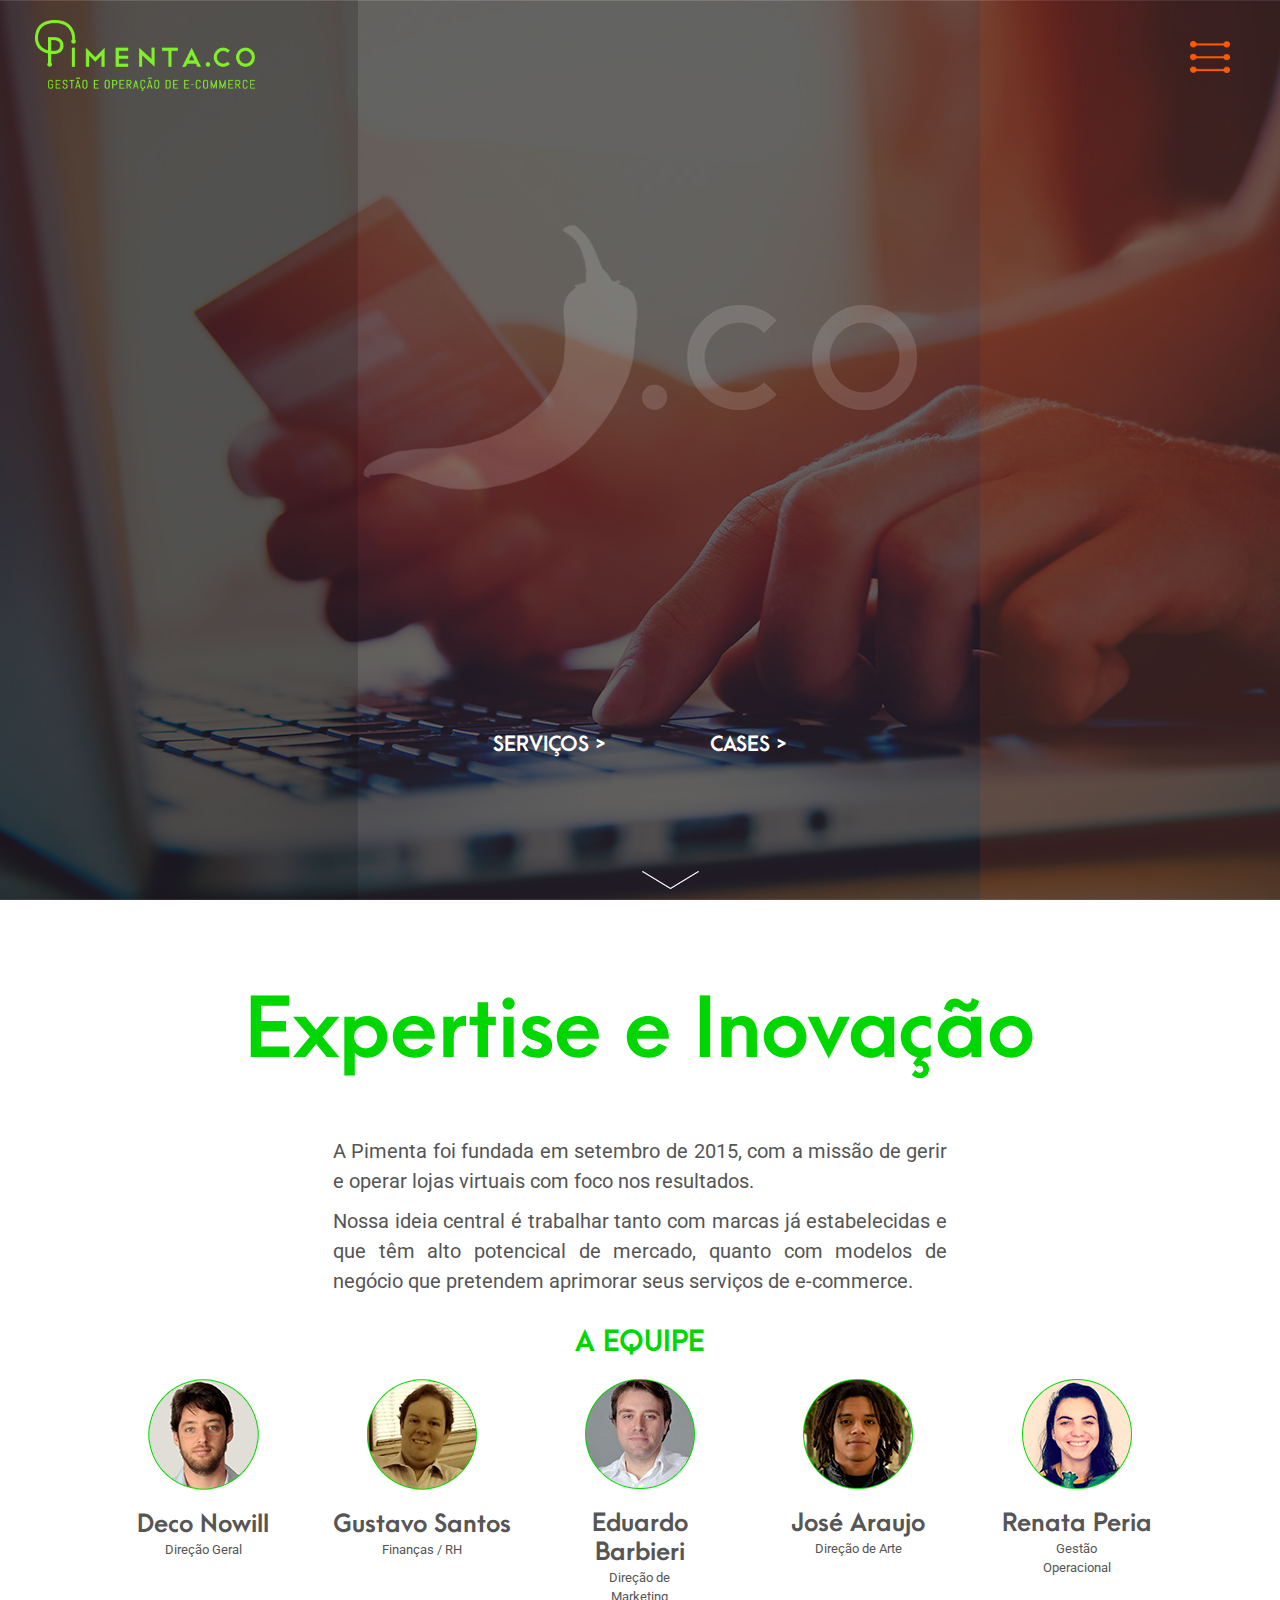
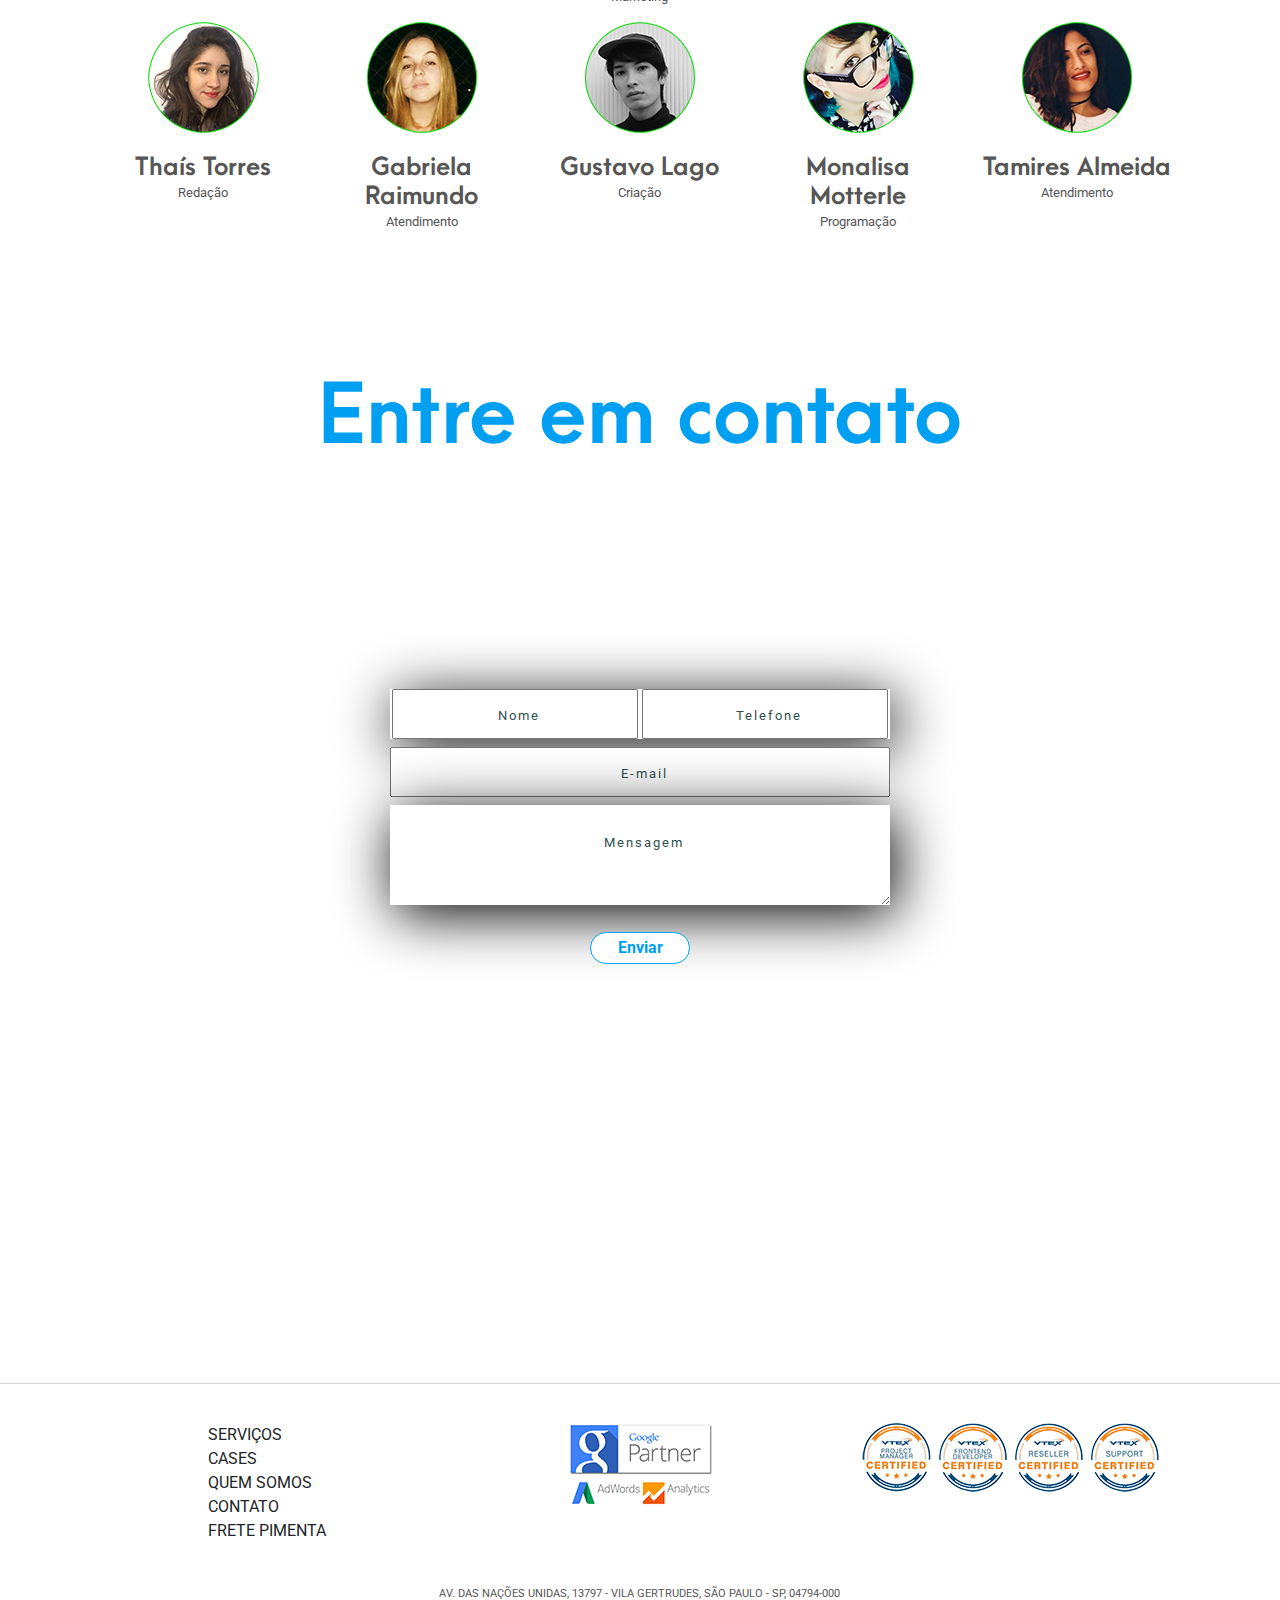
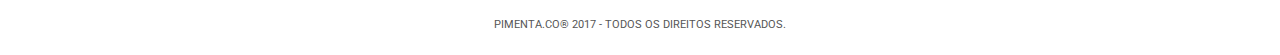
<file: site/views/index.html>
<!DOCTYPE html>
<html lang="pt" dir="ltr">

<head>
  <meta charset="utf-8">
  <meta name="viewport" content="width=device-width, initial-scale=1, shrink-to-fit=no">
  <link href="https://fonts.googleapis.com/css?family=Roboto:300,400,700" rel="stylesheet">
  <link rel="stylesheet" type="text/css" href="../statics/css/home.css">
  <link rel="stylesheet" type="text/css" href="../statics/css/style.css">
  <link rel="stylesheet" type="text/css" href="../statics/css/bootstrap.min.css">
  <title>Pimenta.co</title>
  <link rel="icon" href="../statics/img/icon.png">
</head>

<body>
  <header>
    <div class="clearfix col-12">
      <span><a href="index.html"><img id="logo" src="../statics/img/pimenta-logo.png" /></a></span>
      <span><img id="botao-menu" class="img-responsive" src="../statics/img/menu-orange.png" /></span>
    </div>
    <div id="menu">
      <button id="close-menu"><img src="../statics/img/fechar_menu.png" alt=""></button>
      <a href="servicos.html"><h1 class="cont-li">serviços</h1></a>
      <a href="index.html#contato"><h1 class="cont-li">contato</h1></a>
      <a href="cases.html"><h1 class="cont-li">cases</h1></a>
      <a href="index.html#quem-somos"><h1 class="cont-li">quem somos</h1></a>
      <a href="frete.html"><h1 class="cont-li">frete pimenta</h1></a>
    </div>
  </header>

  <section data-scroll-index="0" class="first-page">
    <div class="col-12 pepper">
      <img src="../statics/img/home/Pepper.png" alt="">
      <img src="../statics/img/home/CO.png" alt="">
    </div>
    <div class="col-12 home-text">
      <!-- <h3>Um parceiro estratégico focado na venda</h3> -->
      <a href="servicos.html"><h5>Serviços ></h5></a>
      <a href="cases.html"><h5>Cases ></h5></a>
    </div>

    <div class="down-seta">
      <a data-scroll-nav="1"><img src="../statics/img/seta.png" alt=""></a>
    </div>
  </section>

  <section id="quem-somos" class="quem-somos">
    <div data-scroll-index="1"></div>
    <div class="row">
      <div class="col-12">
        <h1>Expertise e Inovação</h1>
      </div>
      <div class="col-12">
        <p>A Pimenta foi fundada em setembro de 2015, com a missão de gerir e operar lojas virtuais com foco nos resultados.</p>
        <p>Nossa ideia central é trabalhar tanto com marcas já estabelecidas e que têm alto potencical de mercado, quanto com modelos de negócio que pretendem aprimorar seus serviços de e-commerce.</p>
      </div>
      <div class="col-12">
        <h3>A Equipe</h3>
        <div class="row equipe">
          <ul class="col-6 col-md-2 offset-md-1">
            <li> <img src="../statics/img/home/deco.png" alt=""> </li>
            <li>
              <h4>Deco Nowill</h4> </li>
            <li>
              <p>Direção Geral</p>
            </li>
          </ul>
          <ul class="col-6 col-md-2">
            <li> <img src="../statics/img/home/gu_santos.png" alt=""> </li>
            <li>
              <h4>Gustavo Santos</h4> </li>
            <li>
              <p>Finanças / RH</p>
            </li>
          </ul>
          <ul class="col-6 col-md-2">
            <li> <img src="../statics/img/home/dude.png" alt=""> </li>
            <li>
              <h4>Eduardo Barbieri</h4> </li>
            <li>
              <p>Direção de Marketing</p>
            </li>
          </ul>
          <ul class="col-6 col-md-2">
            <li> <img src="../statics/img/home/jose.png" alt=""> </li>
            <li>
              <h4>José Araujo</h4> </li>
            <li>
              <p>Direção de Arte</p>
            </li>
          </ul>
          <ul class="col-6 col-md-2">
            <li> <img src="../statics/img/home/renata.png" alt=""> </li>
            <li>
              <h4>Renata Peria</h4> </li>
            <li>
              <p>Gestão Operacional</p>
            </li>
          </ul>
          <ul class="col-6 col-md-2 offset-md-1">
            <li> <img src="../statics/img/home/thais.png" alt=""> </li>
            <li>
              <h4>Thaís Torres</h4> </li>
            <li>
              <p>Redação</p>
            </li>
          </ul>
          <ul class="col-6 col-md-2">
            <li> <img src="../statics/img/home/gabi.png" alt=""> </li>
            <li>
              <h4>Gabriela Raimundo</h4> </li>
            <li>
              <p>Atendimento</p>
            </li>
          </ul>
          <ul class="col-6 col-md-2">
            <li> <img src="../statics/img/home/gu_lago.png" alt=""> </li>
            <li>
              <h4>Gustavo Lago</h4> </li>
            <li>
              <p>Criação</p>
            </li>
          </ul>
          <ul class="col-6 col-md-2">
            <li> <img src="../statics/img/home/mona.png" alt=""> </li>
            <li>
              <h4>Monalisa Motterle</h4> </li>
            <li>
              <p>Programação</p>
            </li>
          </ul>
          <ul class="col-6 col-md-2">
            <li> <img src="../statics/img/home/tami.png" alt=""> </li>
            <li>
              <h4>Tamires Almeida</h4> </li>
            <li>
              <p>Atendimento</p>
            </li>
          </ul>

        </div>
      </div>
    </div>
  </section>
  <section id="contato" class="contato">
    <div data-scroll-index="2" class="row">
      <div class="col-12">
        <h1>Entre em contato</h1>
        <h2>(11) 3900-1480</h2>

        <p><br />Você também pode <br />nos mandar uma mensagem:</p>
      </div>
      <div class="col-12">
        <form>
          <div>
            <span><input type="text" placeholder="Nome"></input></span>
            <span><input type="tel" placeholder="Telefone"></input></span>
          </div>
          <div>
            <input type="email" placeholder="E-mail"></input>
          </div>
          <div>
            <textarea placeholder="Mensagem"></textarea>
          </div>
          <button type="submit" class="btn btn-primary">Enviar</button>
        </form>
      </div>
      <div class="col-12">
        <p><br />Venha bater um papo conosco. <br />O café é por nossa conta :)</p>
      </div>
      <div class="col-12">
        <iframe src="https://www.google.com/maps/embed?pb=!1m18!1m12!1m3!1d3655.56699298974!2d-46.701928385141834!3d-23.61985738465382!2m3!1f0!2f0!3f0!3m2!1i1024!2i768!4f13.1!3m3!1m2!1s0x94ce50dacbbdc04b%3A0x57da7912c4aaa63!2sAv.+das+Na%C3%A7%C3%B5es+Unidas%2C+13797+-+Itaim+Bibi%2C+S%C3%A3o+Paulo+-+SP%2C+04795-100!5e0!3m2!1spt-BR!2sbr!4v1524497559888"
          width="1700" height="300" frameborder="0" style="border:0" allowfullscreen></iframe>
      </div>
    </div>
  </section>


  <footer>
    <div class="container">
      <div class="row">
        <div class="col-12  col-md-4">
          <ul>
            <li><a href="servicos.html">SERVIÇOS</a></li>
            <li><a href="cases.html">CASES</a></li>
            <li><a href="index.html#quem-somos">QUEM SOMOS</a></li>
            <li><a href="index.html#contato">CONTATO</a></li>
            <li><a href="frete.html">FRETE PIMENTA</a></li>
          </ul>
        </div>

        <div class="col-4  col-md-4">
          <img src="..\statics\img\Camada 26.png" alt="">
        </div>
        <div class="col-8  col-md-4">
          <img src="..\statics\img\Camada 27.png" alt="">
        </div>
        <div class="last-line col-12">
          <p style="text-transform:uppercase">Av. das Nações Unidas, 13797 - Vila Gertrudes, São Paulo - SP, 04794-000</p>
          <p>PIMENTA.CO® 2017 - TODOS OS DIREITOS RESERVADOS.</p>
        </div>

      </div>
    </div>

  </footer>

  <script type="text/javascript" src="../statics/js/jquery-3.3.1.min.js"></script>
  <script type="text/javascript" src="../statics/js/functions.js"></script>
  <script src="https://ajax.googleapis.com/ajax/libs/jquery/3.3.1/jquery.min.js"></script>
  <script src="../statics/js/scrollIt.js" type="text/javascript"></script>
</body>

</html>
</file>
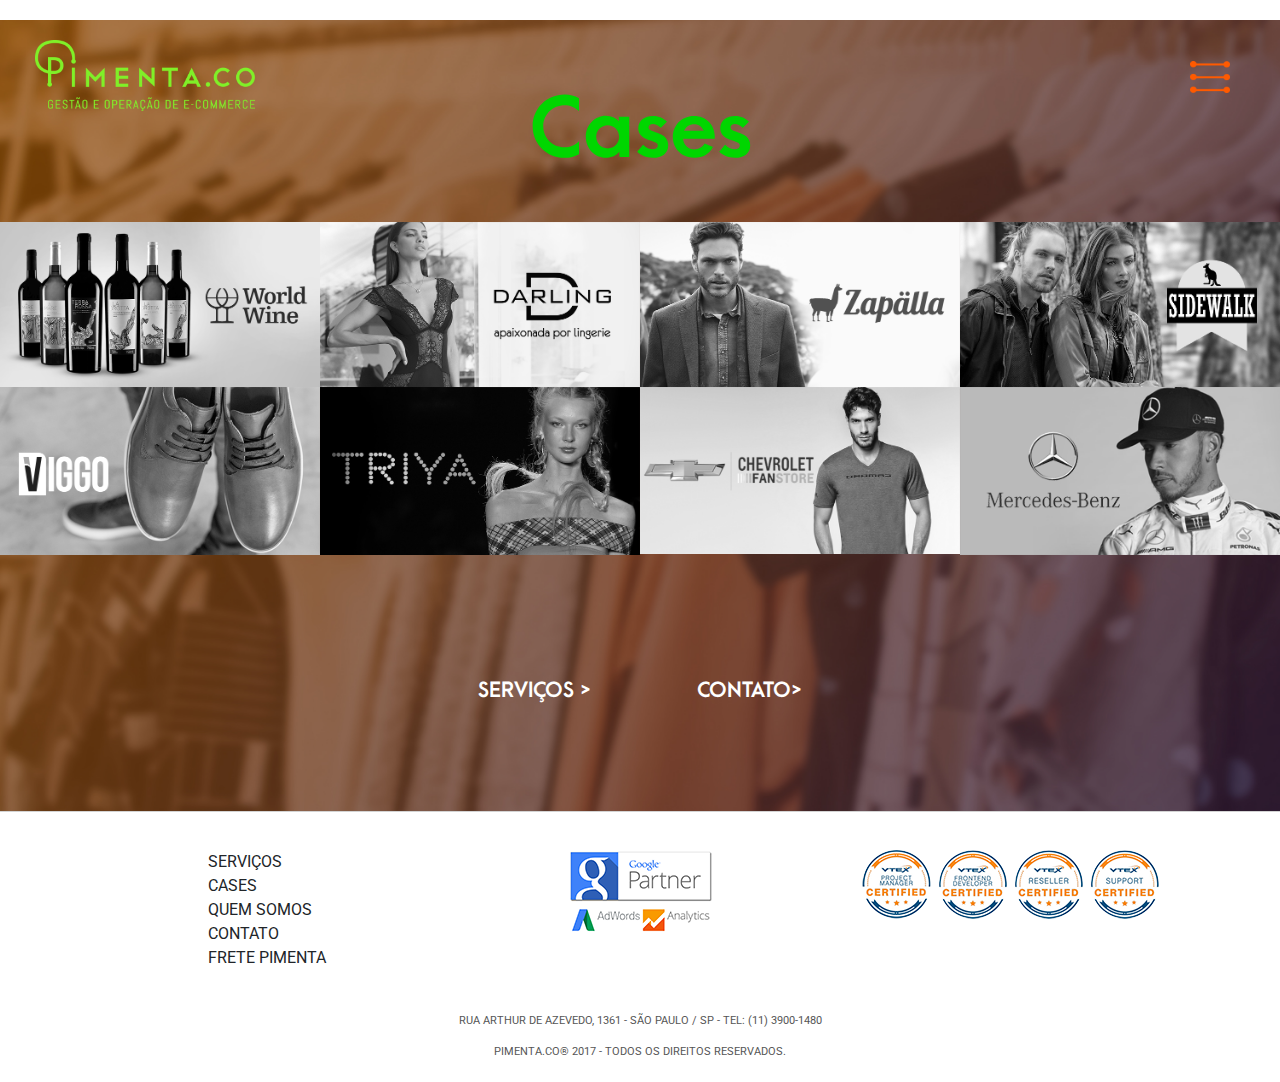
<file: site/views/cases.html>
<!DOCTYPE html>
<html lang="pt" dir="ltr">

<head>
  <meta charset="utf-8">
  <meta name="viewport" content="width=device-width, initial-scale=1, shrink-to-fit=no">
  <link href="https://fonts.googleapis.com/css?family=Roboto:300,400,700" rel="stylesheet">
  <link rel="stylesheet" type="text/css" href="../statics/css/main-cases.css">
  <link rel="stylesheet" type="text/css" href="../statics/css/style.css">
  <link rel="stylesheet" type="text/css" href="../statics/css/bootstrap.min.css">
  <title>Pimenta.co - Cases</title>
  <link rel="icon" href="../statics/img/icon.png">
</head>

<body>
  <div class="main-cases">
    <header>
      <div data-scroll-index="0"></div>
      <div class="clearfix col-12">
        <span><a href="index.html"><img id="logo" src="../statics/img/pimenta-logo.png" /></a></span>
        <span><img id="botao-menu" class="img-responsive" src="../statics/img/menu-orange.png" /></span>
      </div>
      <div id="menu">
        <button id="close-menu"><img src="../statics/img/fechar_menu.png" alt=""></button>
        <a href="servicos.html"><h1 class="cont-li">serviços</h1></a>
        <a href="index.html#contato"><h1 class="cont-li">contato</h1></a>
        <a href="cases.html"><h1 class="cont-li">cases</h1></a>
        <a href="index.html#quem-somos"><h1 class="cont-li">quem somos</h1></a>
        <a href="frete.html"><h1 class="cont-li">frete pimenta</h1></a>
      </div>
    </header>

    <section class="title">
      <h1>Cases</h1>
    </section>
    <section class="cases">
      <div class="row">
        <div class="col-12 col-md-6 col-xl-3">
          <a href="ww.html"><img src="..\statics\img\cases\WW.png" alt=""></a>
        </div>
        <div class="col-12 col-md-6 col-xl-3">
          <a href="darling.html"><img src="..\statics\img\cases\darling.png" alt=""></a>
        </div>
        <div class="col-12 col-md-6 col-xl-3">
          <a href="https://www.zapalla.com.br/" target="_blank"><img src="..\statics\img\cases\zapalla.png" alt=""></a>
        </div>
        <div class="col-12 col-md-6 col-xl-3">
          <a href="side.html"><img src="..\statics\img\cases\side.png" alt=""></a>
        </div>
        <div class="col-12 col-md-6 col-xl-3">
          <a href="viggo.html"><img src="..\statics\img\cases\viggo.png" alt=""></a>
        </div>
        <div class="col-12 col-md-6 col-xl-3">
          <a href="triya.html"><img src="..\statics\img\cases\Triya.png" alt=""></a>
        </div>
        <div class="col-12 col-md-6 col-xl-3">
          <a href="https://www.chevroletfanstore.com.br/" target="_blank"><img src="..\statics\img\cases\chevrolet.png" alt=""></a>
        </div>
        <div class="col-12 col-md-6 col-xl-3">
          <a href="http://www.mercedes-benzcollection.com.br/" target="_blank"><img src="..\statics\img\cases\mercedes.png" alt=""></a>
        </div>
      </div>
    </section>
    <section class="bottom-menu">
      <a href="servicos.html"><h5>Serviços ></h5></a>
      <a href="index.html#contato"><h5>Contato></h5></a>
      <div data-scroll-index="1"></div>
    </section>
  </div>
  <footer>
    <div class="container">
      <div class="row">
        <div class="col-12 col-md-4">
          <ul>
            <li><a href="servicos.html">SERVIÇOS</a></li>
            <li><a href="cases.html">CASES</a></li>
            <li><a href="index.html#quem-somos">QUEM SOMOS</a></li>
            <li><a href="index.html#contato">CONTATO</a></li>
            <li><a href="frete.html">FRETE PIMENTA</a></li>
          </ul>
        </div>

        <div class="col-4 col-md-4">
          <img src="..\statics\img\Camada 26.png" alt="">
        </div>
        <div class="col-8 col-md-4">
          <img src="..\statics\img\Camada 27.png" alt="">
        </div>
        <div class="last-line col-12">
          <p>RUA ARTHUR DE AZEVEDO, 1361 - SÃO PAULO / SP - TEL: (11) 3900-1480</p>
          <p>PIMENTA.CO® 2017 - TODOS OS DIREITOS RESERVADOS.</p>
        </div>

      </div>
    </div>

  </footer>

  <script type="text/javascript" src="../statics/js/jquery-3.3.1.min.js"></script>
  <script type="text/javascript" src="../statics/js/functions.js"></script>
  <script src="https://ajax.googleapis.com/ajax/libs/jquery/3.3.1/jquery.min.js"></script>
  <script src="../statics/js/scrollIt.js" type="text/javascript"></script>
</body>

</html>
</file>
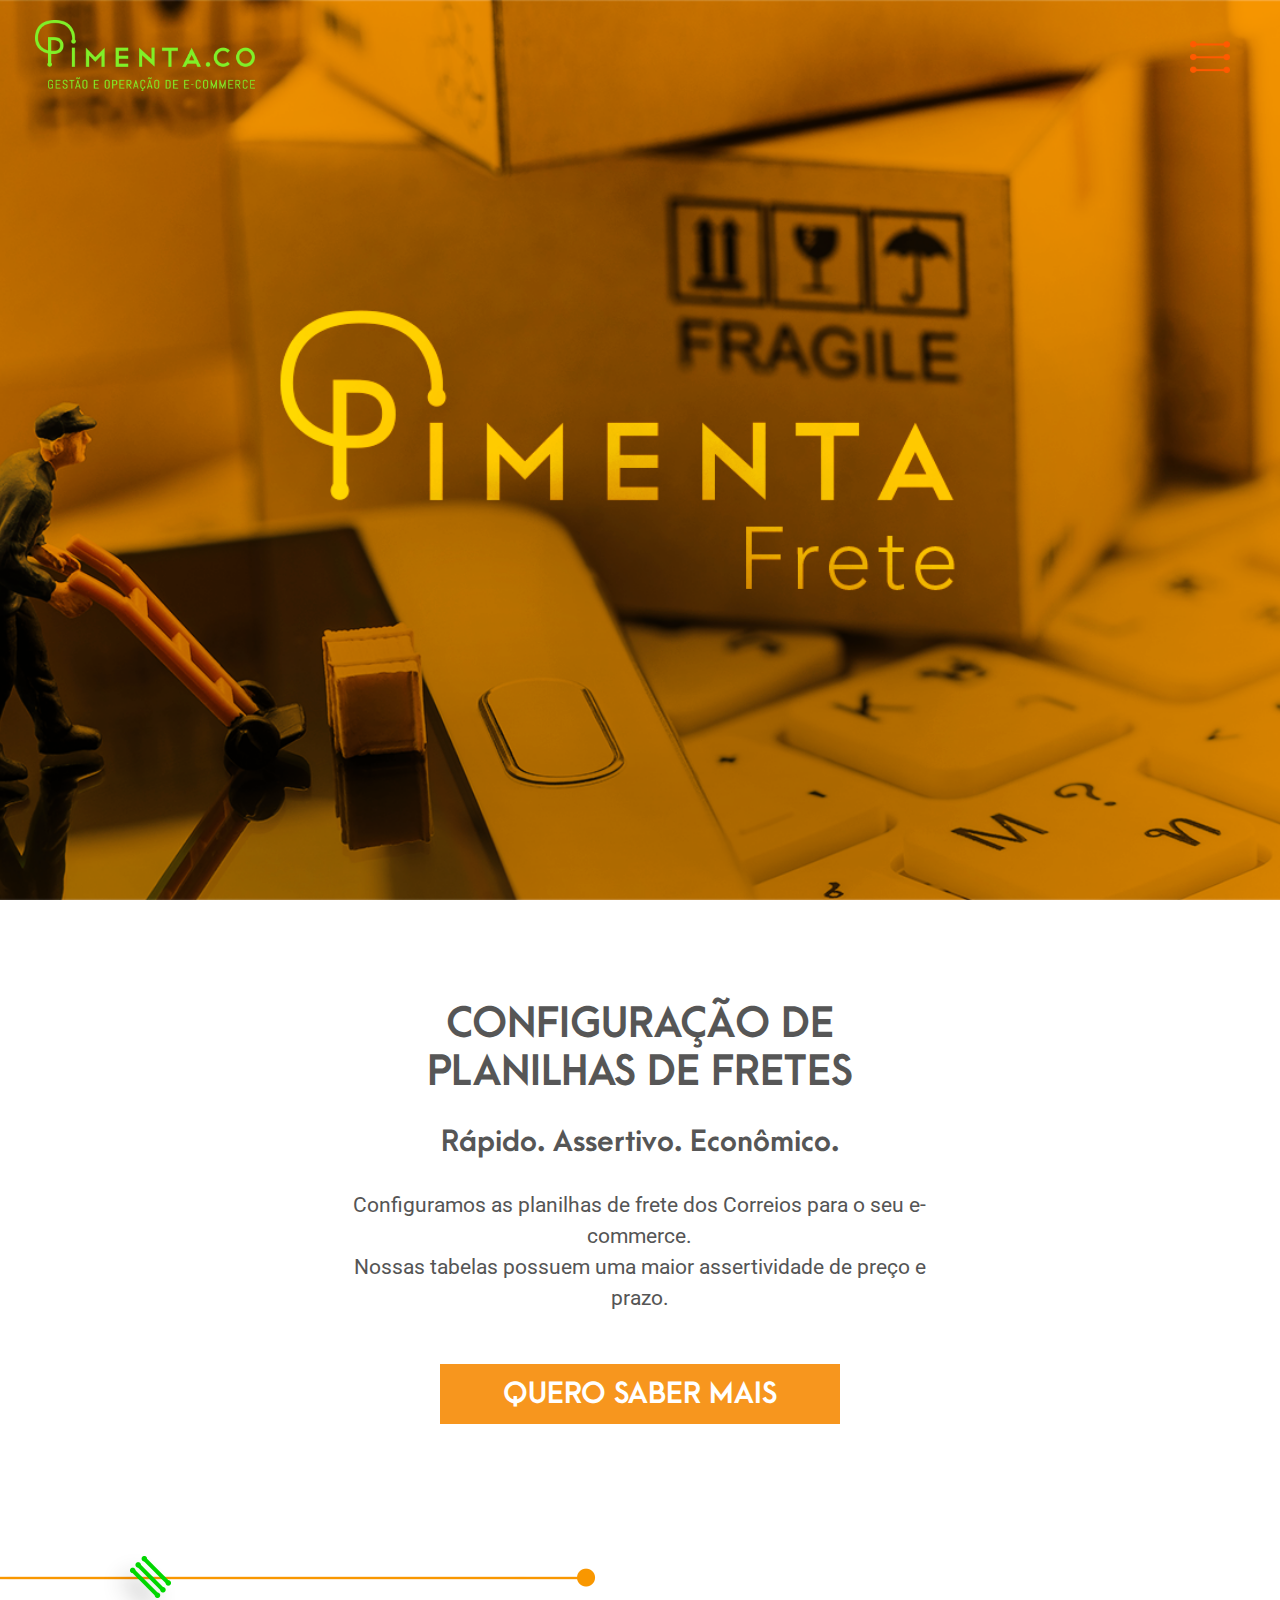
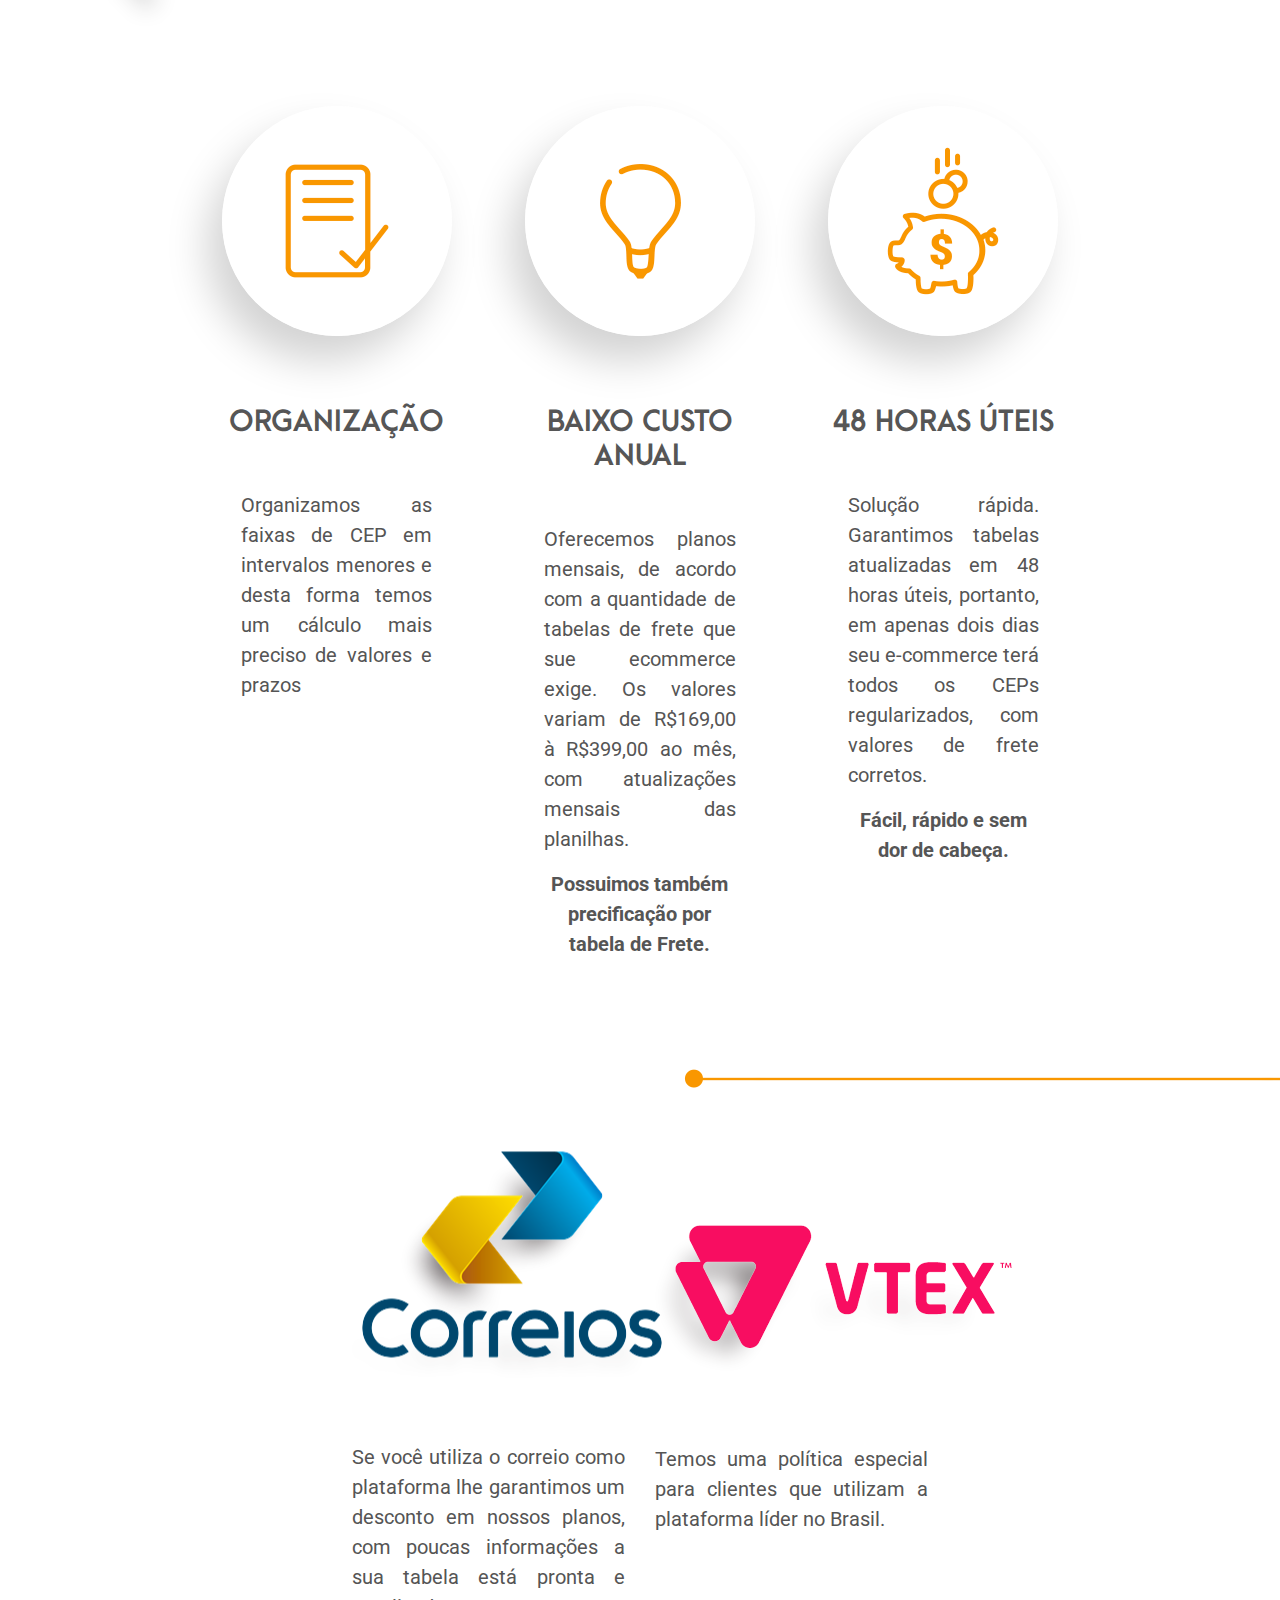
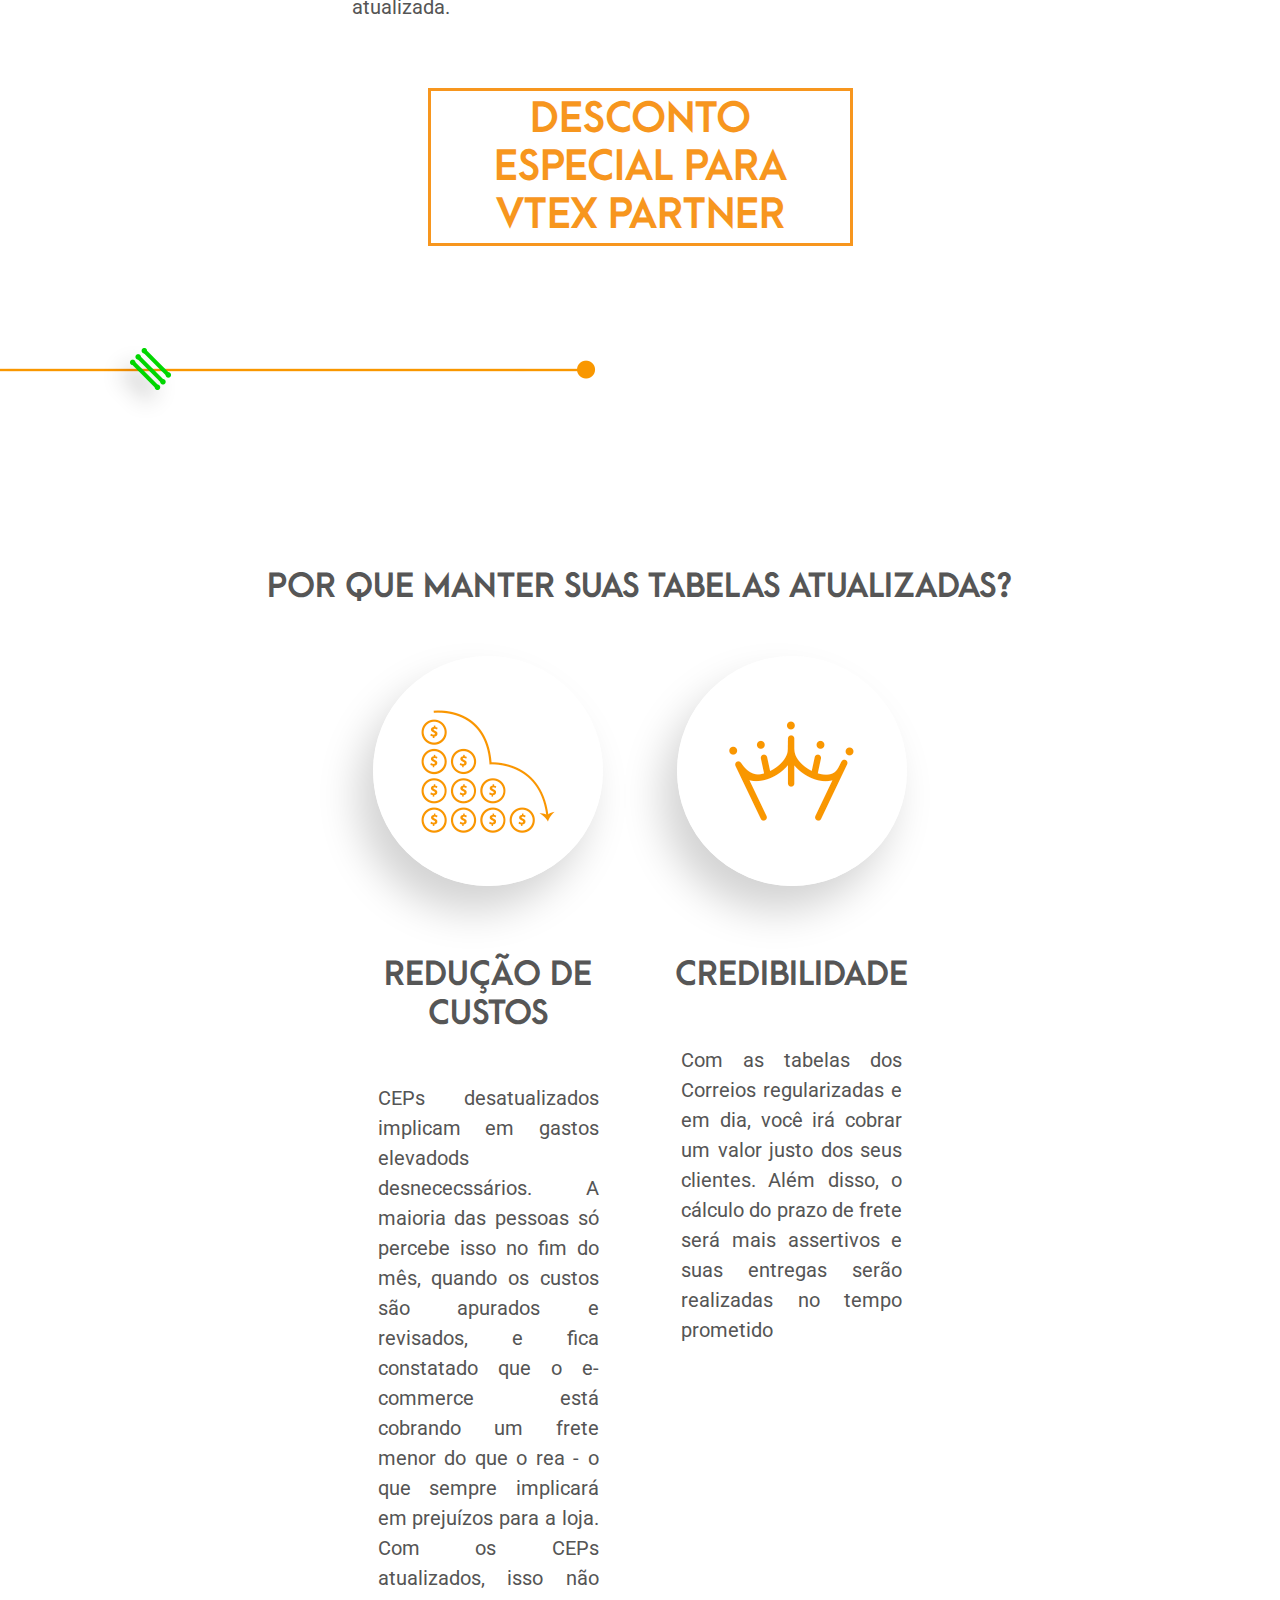
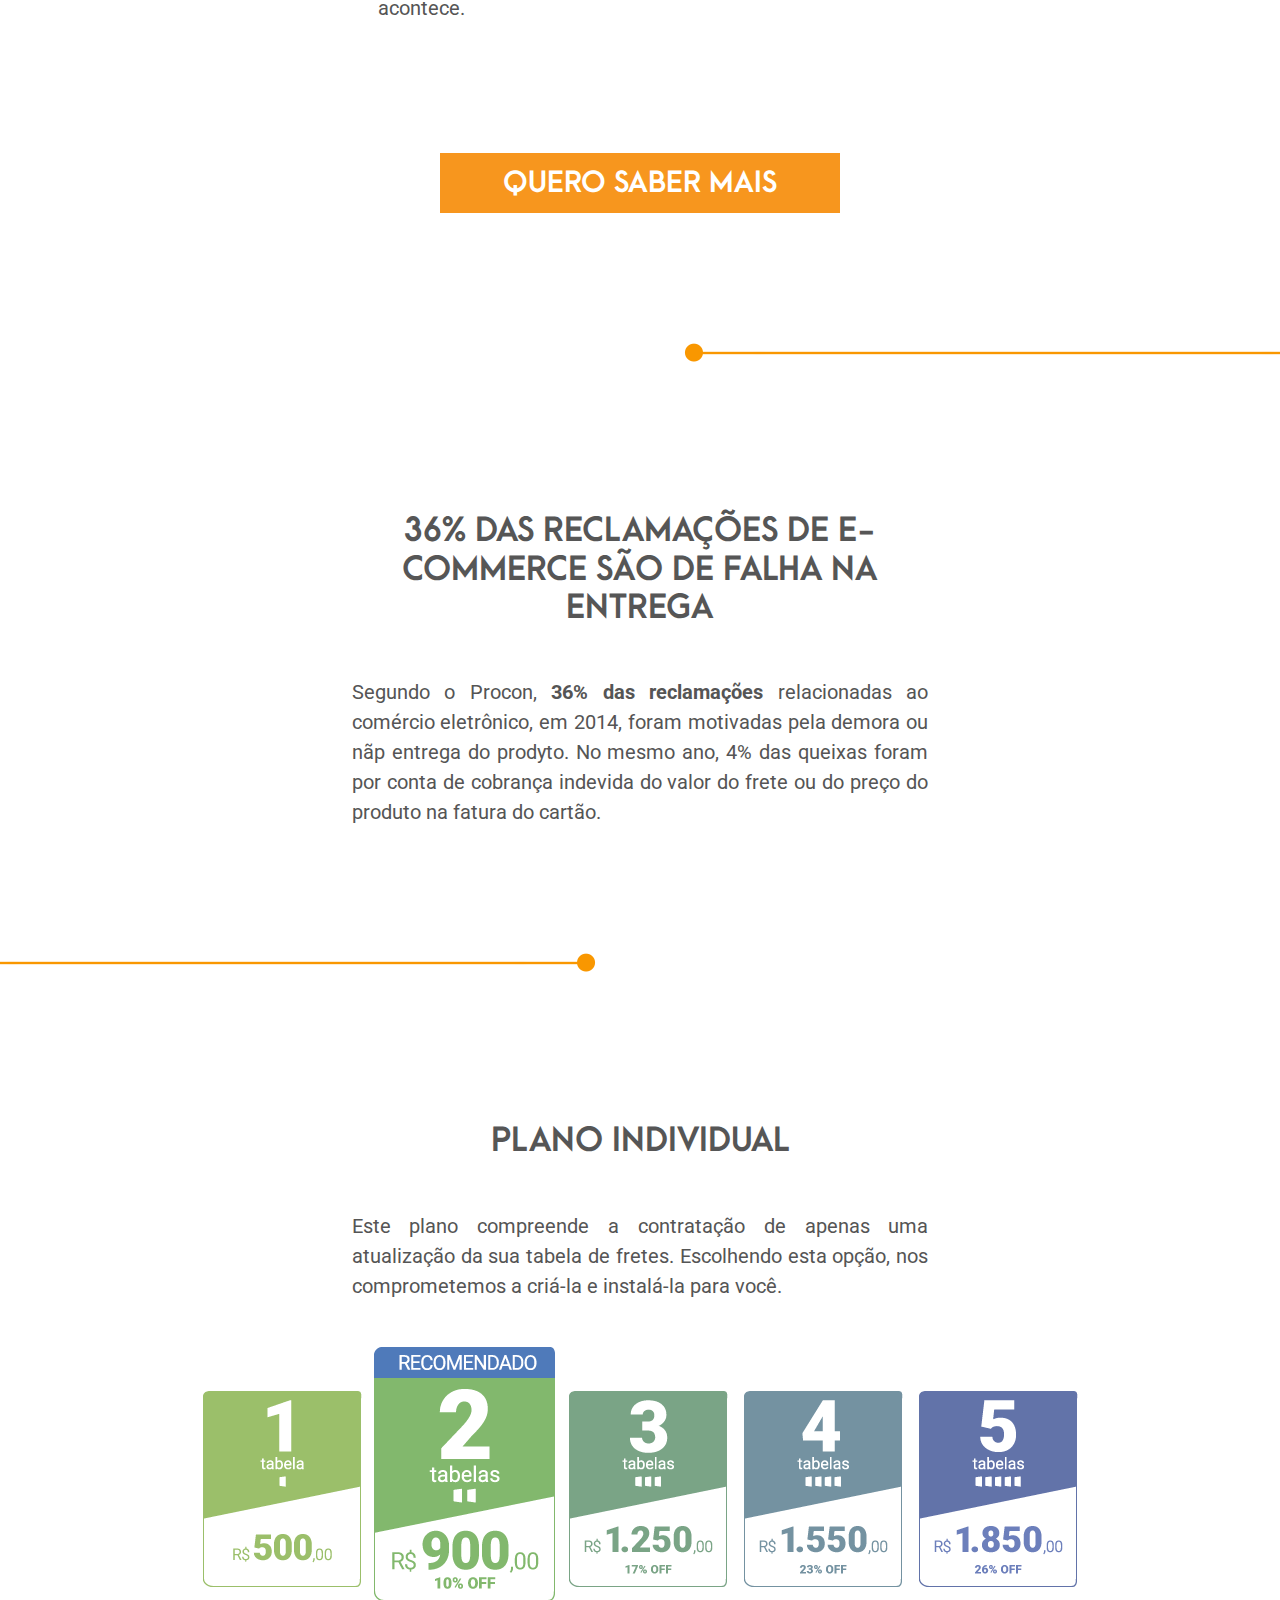
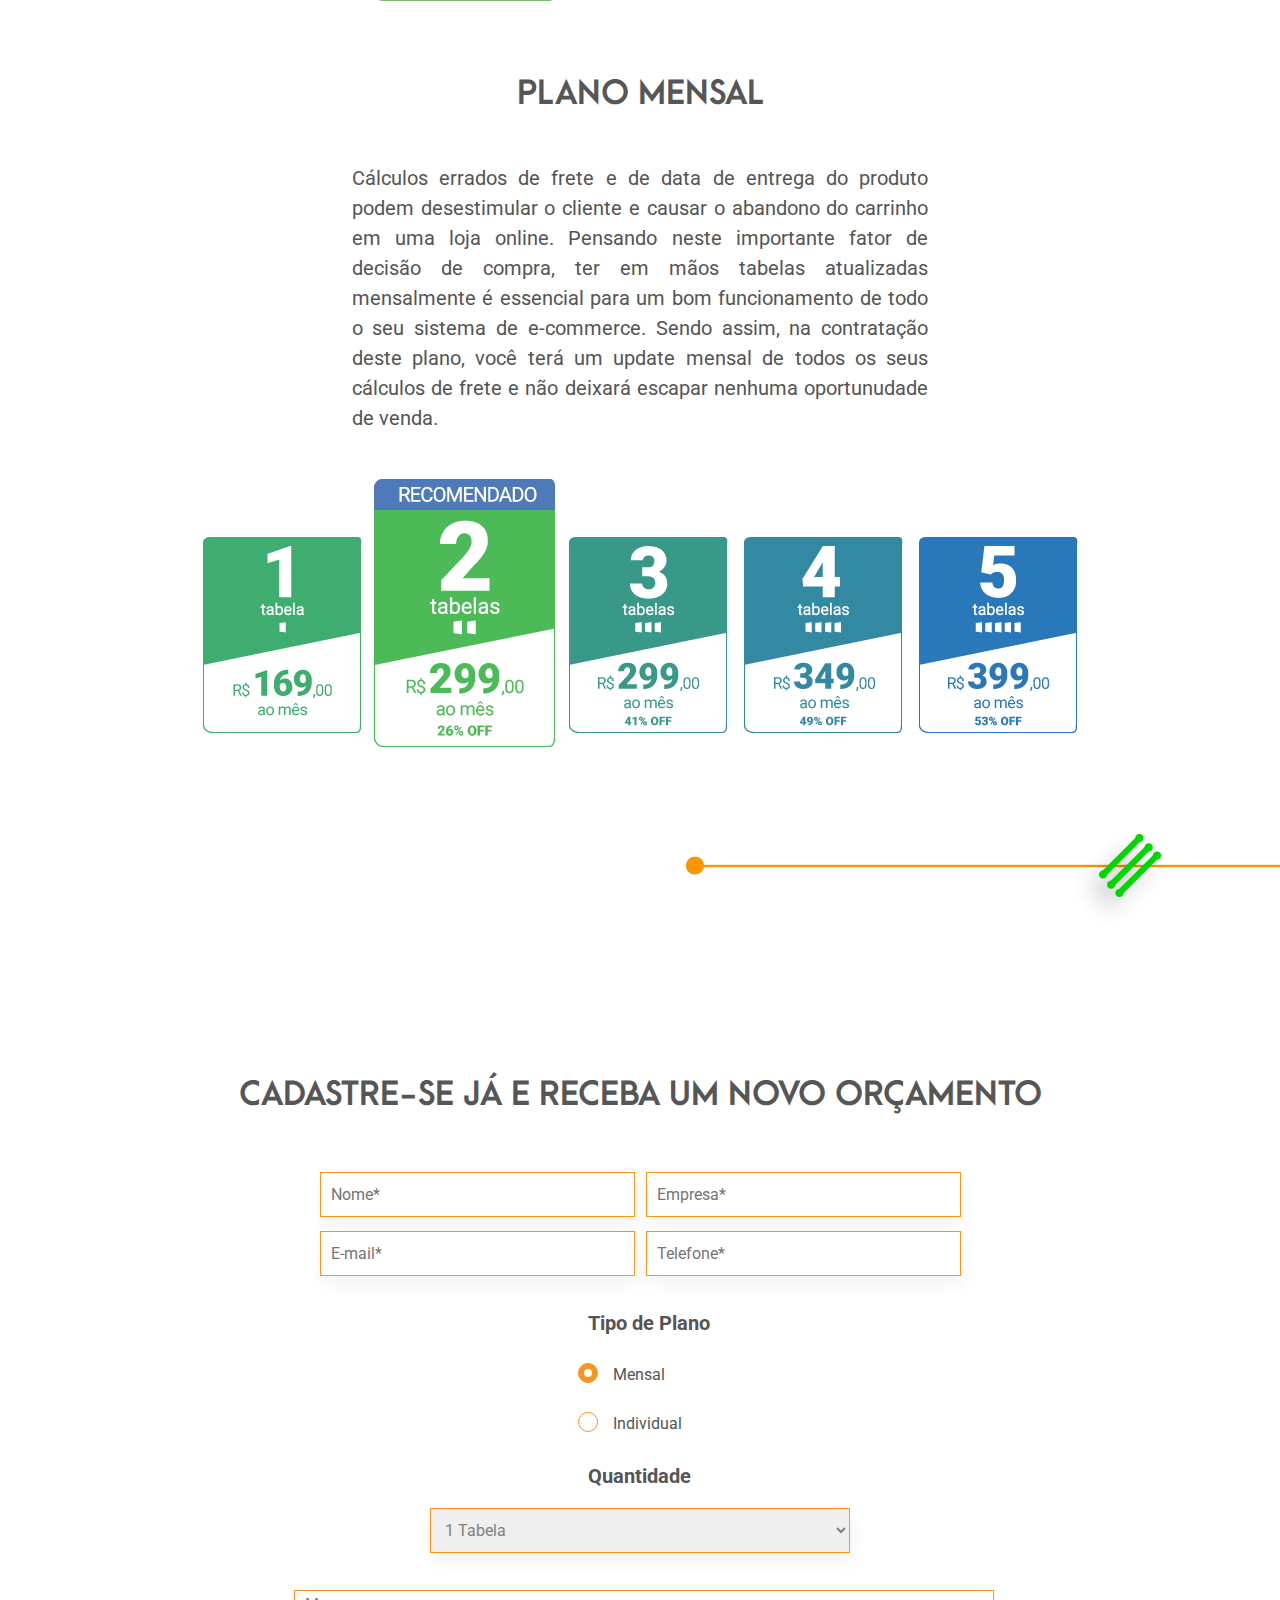
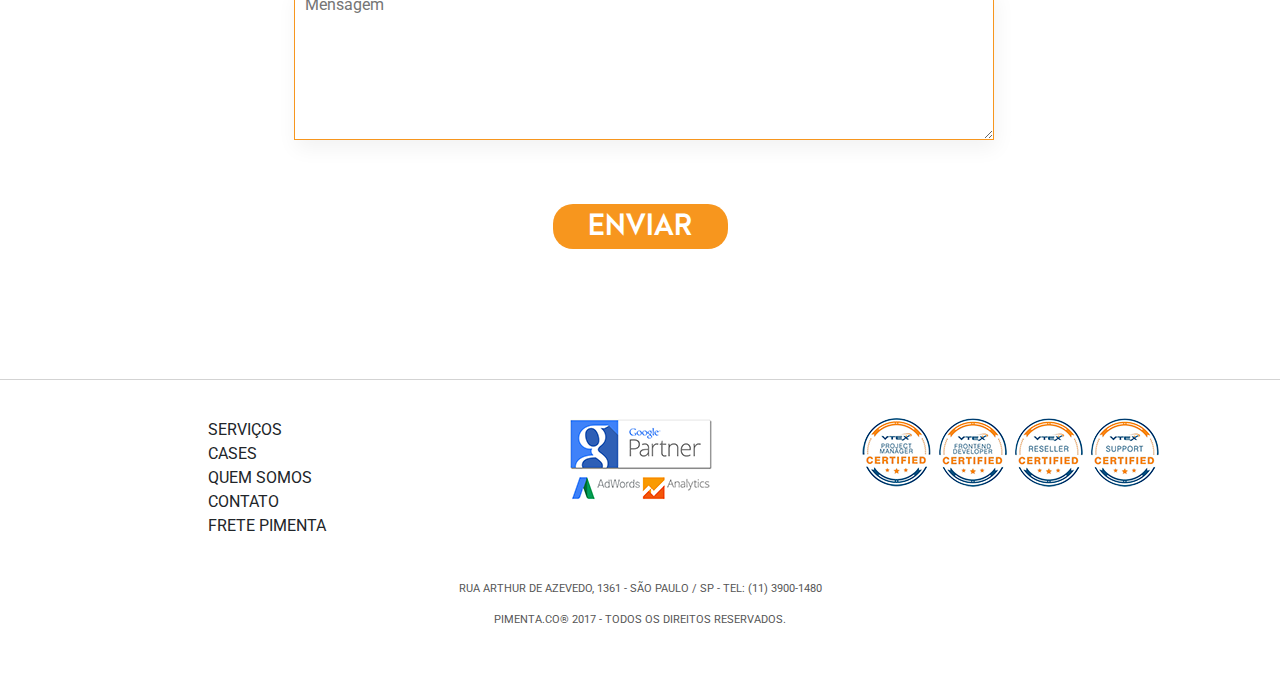
<file: site/views/frete.html>
<!DOCTYPE html>
<html lang="pt" dir="ltr">

<head>
  <meta charset="utf-8">
  <meta name="viewport" content="width=device-width, initial-scale=1, shrink-to-fit=no">
  <link href="https://fonts.googleapis.com/css?family=Roboto:300,400,700" rel="stylesheet">
  <link href="https://fonts.googleapis.com/css?family=Berkshire+Swash" rel="stylesheet">
  <link rel="stylesheet" type="text/css" href="../statics/css/frete.css">
  <link rel="stylesheet" type="text/css" href="../statics/css/style.css">
  <link rel="stylesheet" type="text/css" href="../statics/css/bootstrap.min.css">
  <title>Pimenta.co - Frete Pimenta</title>
  <link rel="icon" href="../statics/img/icon.png">
</head>

<body id="pimenta-frete">
  <header>
    <div data-scroll-index="0"></div>
    <div class="clearfix col-12">
      <span><a href="index.html"><img id="logo" src="../statics/img/pimenta-logo.png" /></a></span>
      <span><img id="botao-menu" class="img-responsive" src="../statics/img/menu-orange.png" /></span>
    </div>
    <div id="menu">
      <button id="close-menu"><img src="../statics/img/fechar_menu.png" alt=""></button>
      <a href="servicos.html"><h1 class="cont-li">serviços</h1></a>
      <a href="index.html#contato"><h1 class="cont-li">contato</h1></a>
      <a href="cases.html"><h1 class="cont-li">cases</h1></a>
      <a href="index.html#quem-somos"><h1 class="cont-li">quem somos</h1></a>
      <a href="frete.html"><h1 class="cont-li">frete pimenta</h1></a>
    </div>
  </header>

  <section id="frete" class="cover">
  </section>

  <section class="resume">
    <div class="row">
      <div class="col-12 col-md-8 offset-md-2">
        <h1>CONFIGURAÇÃO DE PLANILHAS DE FRETES</h1>
        <h3>Rápido. Assertivo. Econômico.</h3>
        <p>Configuramos as planilhas de frete dos Correios para o seu e-commerce.</p>
        <p>Nossas tabelas possuem uma maior assertividade de preço e prazo.</p>

        <button data-scroll-nav="1" type="button" name="button">QUERO SABER MAIS</button>

      </div>
    </div>
  </section>

  <div class="row">
    <div class="col-6">
      <img class="divisor divleft" src="..\statics\img\frete\div3.png" alt="">
    </div>
  </div>

  <section class="even line first-l row">
    <div class="col-12 col-md-4">
      <img class="roundimg" src="..\statics\img\frete\icone1.png" alt="">
      <h3>Organização</h3>
      <p>Organizamos as faixas de CEP em intervalos menores e desta forma temos um cálculo mais preciso de valores e prazos</p>
    </div>
    <div class="col-12 col-md-4">
      <img class="roundimg" src="..\statics\img\frete\icone2.png" alt="">
      <h3>Baixo custo anual</h3>
      <p>Oferecemos planos mensais, de acordo com a quantidade de tabelas de frete que sue ecommerce exige. Os valores variam de R$169,00 à R$399,00 ao mês, com atualizações mensais das planilhas.</p>
      <p class="lst-p"><strong>Possuimos também precificação por tabela de Frete.</strong></p>
    </div>
    <div class="col-12 col-md-4">
      <img class="roundimg" src="..\statics\img\frete\icone3.png" alt="">
      <h3>48 Horas úteis</h3>
      <p>Solução rápida. Garantimos tabelas atualizadas em 48 horas úteis, portanto, em apenas dois dias seu e-commerce terá todos os CEPs regularizados, com valores de frete corretos.</p>
      <p class="lst-p"><strong>Fácil, rápido e sem dor de cabeça.</strong></p>
    </div>
  </section>

  <div class="row">
    <div class="col-12 col-md-7 offset-md-5">
      <img class="divisor divright" src="..\statics\img\frete\div2.png" alt="">
    </div>
  </div>

  <section class="odd line row">
    <div class="col-12 offset-md-2 col-md-4">
      <div class="cor-vet">
        <img id="crrlogo" src="..\statics\img\frete\correios.png" alt="">
      </div>
      <div class="cor-vet">
        <p>Se você utiliza o correio como plataforma lhe garantimos um desconto em nossos planos, com poucas informações a sua tabela está pronta e atualizada.</p>
      </div>
    </div>
    <div class="col-12 col-md-4">
      <div class="cor-vet">
        <img id="vtxlogo" src="..\statics\img\frete\vtex.png" alt="">
      </div>
      <div class="cor-vet">
        <p>Temos uma política especial para clientes que utilizam a plataforma líder no Brasil.</p>
      </div>
    </div>
    <div class="col-12 col-md-6 offset-md-3">
      <h1 id="vtex-box">Desconto especial para vtex partner</h1>
    </div>
  </section>

  <div class="row">
    <div class="col-6">
      <img class="divisor divleft" src="..\statics\img\frete\div3.png" alt="">
    </div>
  </div>

  <section class="even line second-l row">
    <div class="col-12">
      <h2>Por que manter suas tabelas atualizadas?</h2>
    </div>
    <div class="col-12 offset-md-2 col-md-4">
      <img class="roundimg" src="..\statics\img\frete\icone4.png" alt="">
      <h2>Redução de custos</h2>
      <p>CEPs desatualizados implicam em gastos elevadods desnececssários. A maioria das pessoas só percebe isso no fim do mês, quando os custos são apurados e revisados, e fica constatado que o e-commerce está cobrando um frete menor do que o rea - o que
        sempre implicará em prejuízos para a loja. Com os CEPs atualizados, isso não acontece.</p>
    </div>
    <div class="col-12 col-md-4">
      <img class="roundimg" src="..\statics\img\frete\icone5.png" alt="">
      <h2>Credibilidade</h2>
      <p>Com as tabelas dos Correios regularizadas e em dia, você irá cobrar um valor justo dos seus clientes. Além disso, o cálculo do prazo de frete será mais assertivos e suas entregas serão realizadas no tempo prometido</p>
    </div>
    <div class="col-12">
      <button data-scroll-nav="1" type="button" name="button">Quero saber mais</button>
    </div>
  </section>
  <div class="row">
    <div class="col-12 col-md-6 offset-md-6">
      <img class="divisor divright" src="..\statics\img\frete\div2.png" alt="">
    </div>
  </div>
  <section class="odd line row">
    <div class="col-12 col-md-8 offset-md-2">
      <h2>36% das reclamações de e-commerce são de falha na entrega</h2>
      <p>Segundo o Procon, <strong>36% das reclamações</strong> relacionadas ao comércio eletrônico, em 2014, foram motivadas pela demora ou nãp entrega do prodyto. No mesmo ano, 4% das queixas foram por conta de cobrança indevida do valor do frete ou do
        preço do produto na fatura do cartão.</p>
    </div>
  </section>
  <div class="row">
    <div class="col-12 col-md-6">
      <img class="divisor divleft" src="..\statics\img\frete\div1.png" alt="">
    </div>
  </div>
  <section class="even line row">
    <div class="col-12 col-md-8 offset-md-2">
      <h2>Plano individual</h2>
      <p>Este plano compreende a contratação de apenas uma atualização da sua tabela de fretes. Escolhendo esta opção, nos comprometemos a criá-la e instalá-la para você.</p>
    </div>
    <div class="col-12">
      <img src="..\statics\img\frete\individual.png" alt="">
    </div>
    <div class="col-12 col-md-8 offset-md-2">
      <h2>Plano Mensal</h2>
      <p>Cálculos errados de frete e de data de entrega do produto podem desestimular o cliente e causar o abandono do carrinho em uma loja online. Pensando neste importante fator de decisão de compra, ter em mãos tabelas atualizadas mensalmente é essencial
        para um bom funcionamento de todo o seu sistema de e-commerce. Sendo assim, na contratação deste plano, você terá um update mensal de todos os seus cálculos de frete e não deixará escapar nenhuma oportunudade de venda.</p>
    </div>
    <div class="col-12">
      <img src="..\statics\img\frete\mensal.png" alt="">
    </div>
  </section>
  <div class="row">
    <div class="col-12 col-md-6 offset-md-6">
      <img class="divisor divright" src="..\statics\img\frete\div4.png" alt="">
    </div>
  </div>
  <div data-scroll-index="1"></div>
  <section class="odd line row">
    <div class="col-12 col-md-12">
      <h2>cadastre-se já e receba um novo orçamento</h2>
      <form class="" action="" method="post">
        <div>
          <span><input type="text" placeholder="Nome*"></input></span>
          <span><input type="text" placeholder="Empresa*"></input></span>
        </div>
        <div>
          <span><input type="email" placeholder="E-mail*"></input></span>
          <span><input type="tel" placeholder="Telefone*"></input></span>
        </div>
        <div class="checkbox">
          <p><strong>Tipo de Plano</strong></p>
          <label class="checkbox">Mensal
            <input type="radio" checked="checked" name="radio">
            <span class="checkmark"></span>
          </label>
          <label class="checkbox">Individual
            <input type="radio" name="radio">
            <span class="checkmark"></span>
          </label>

          <p><strong>Quantidade</strong></p>
        </div>
        <div class="">
          <select class="" name="tabelas">
              <option value="1">1 Tabela</option>
              <option value="2">2 Tabela</option>
              <option value="3">3 Tabela</option>
              <option value="4">4 Tabela</option>
              <option value="5">5 Tabela</option>

            </select>
        </div>
        <div>
          <textarea placeholder="Mensagem"></textarea>
        </div>
        <button type="submit" class="">Enviar</button>
      </form>
    </div>
  </section>


  <footer>
    <div class="container">
      <div class="row">
        <div class="col-12 col-md-4">
          <ul>
            <li><a href="servicos.html">SERVIÇOS</a></li>
            <li><a href="cases.html">CASES</a></li>
            <li><a href="index.html#quem-somos">QUEM SOMOS</a></li>
            <li><a href="index.html#contato">CONTATO</a></li>
            <li><a href="frete.html">FRETE PIMENTA</a></li>
          </ul>
        </div>

        <div class="col-4 col-md-4">
          <img src="..\statics\img\Camada 26.png" alt="">
        </div>
        <div class="col-8 col-md-4">
          <img src="..\statics\img\Camada 27.png" alt="">
        </div>
        <div class="last-line col-12">
          <p>RUA ARTHUR DE AZEVEDO, 1361 - SÃO PAULO / SP - TEL: (11) 3900-1480</p>
          <p>PIMENTA.CO® 2017 - TODOS OS DIREITOS RESERVADOS.</p>
        </div>

      </div>
    </div>

  </footer>

  <script type="text/javascript" src="../statics/js/jquery-3.3.1.min.js"></script>
  <script type="text/javascript" src="../statics/js/functions.js"></script>
  <script src="https://ajax.googleapis.com/ajax/libs/jquery/3.3.1/jquery.min.js"></script>
  <script src="../statics/js/scrollIt.js" type="text/javascript"></script>

</body>

</html>
</file>
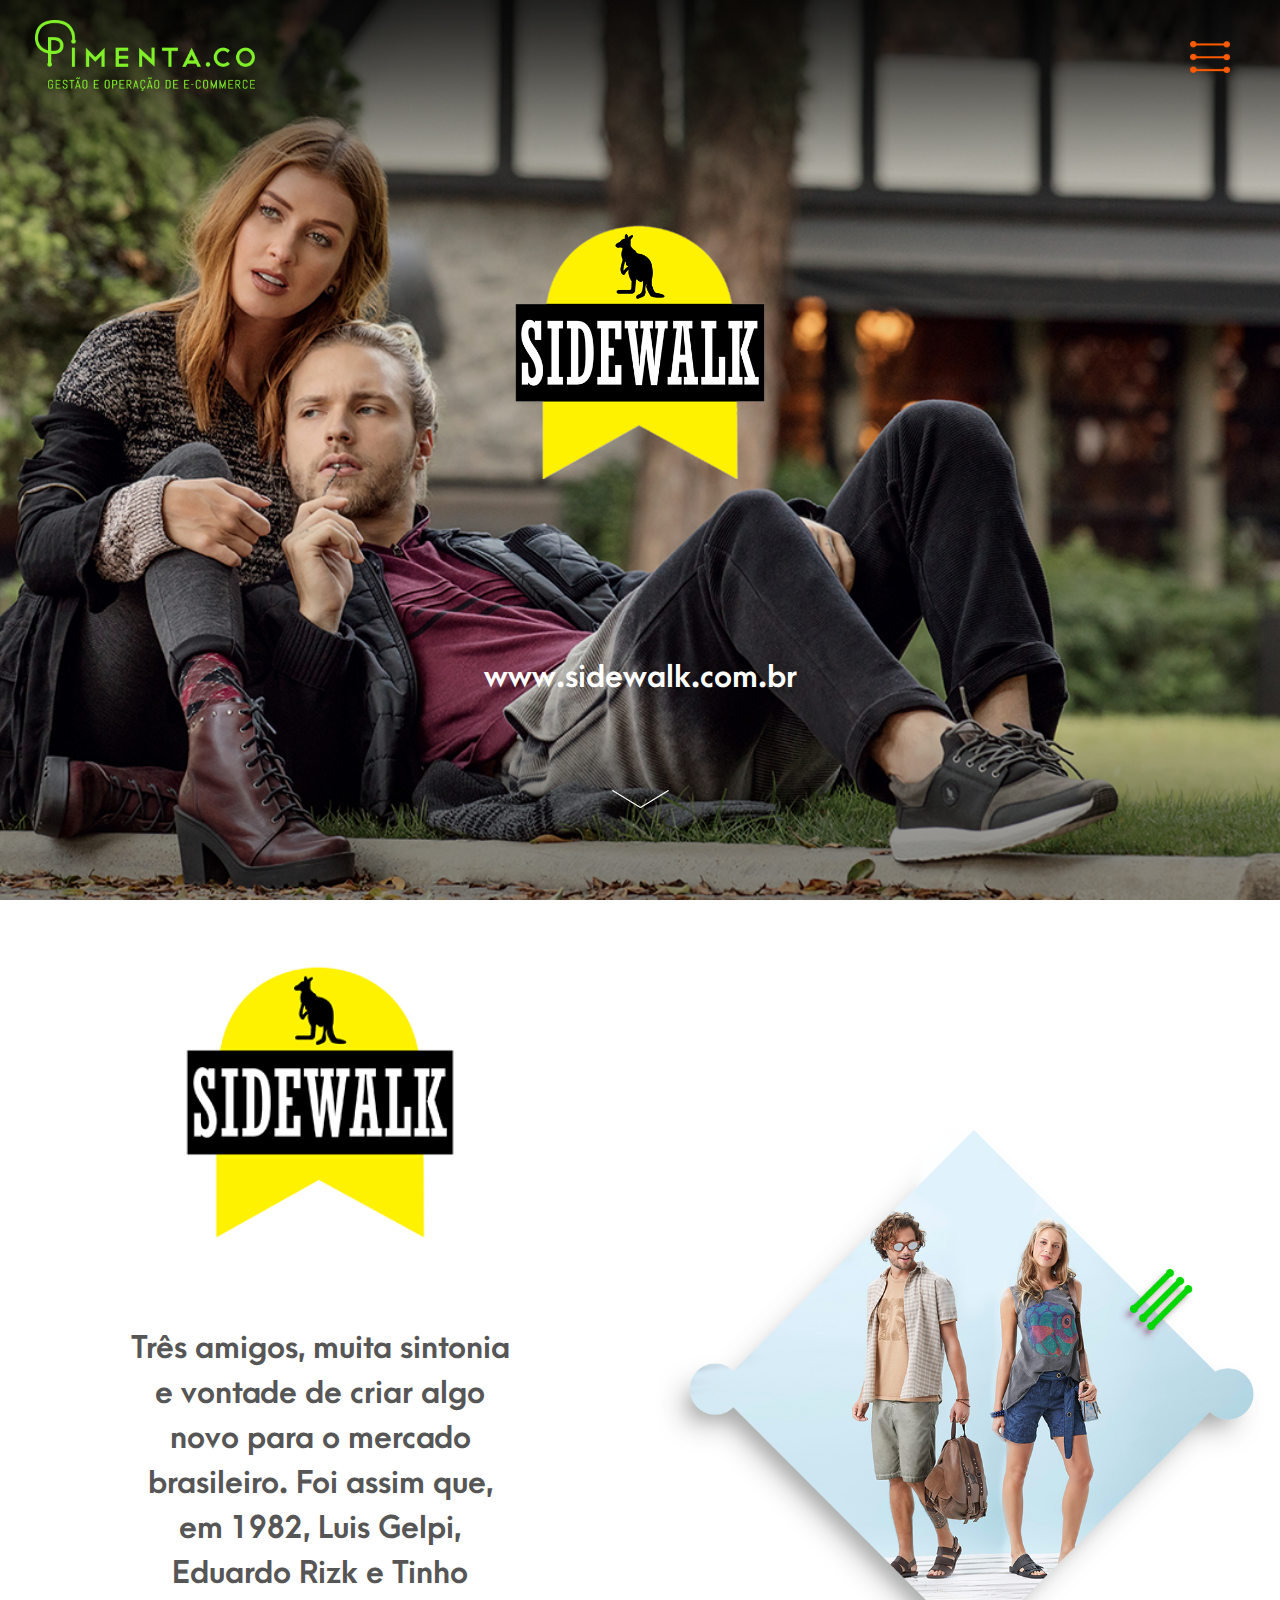
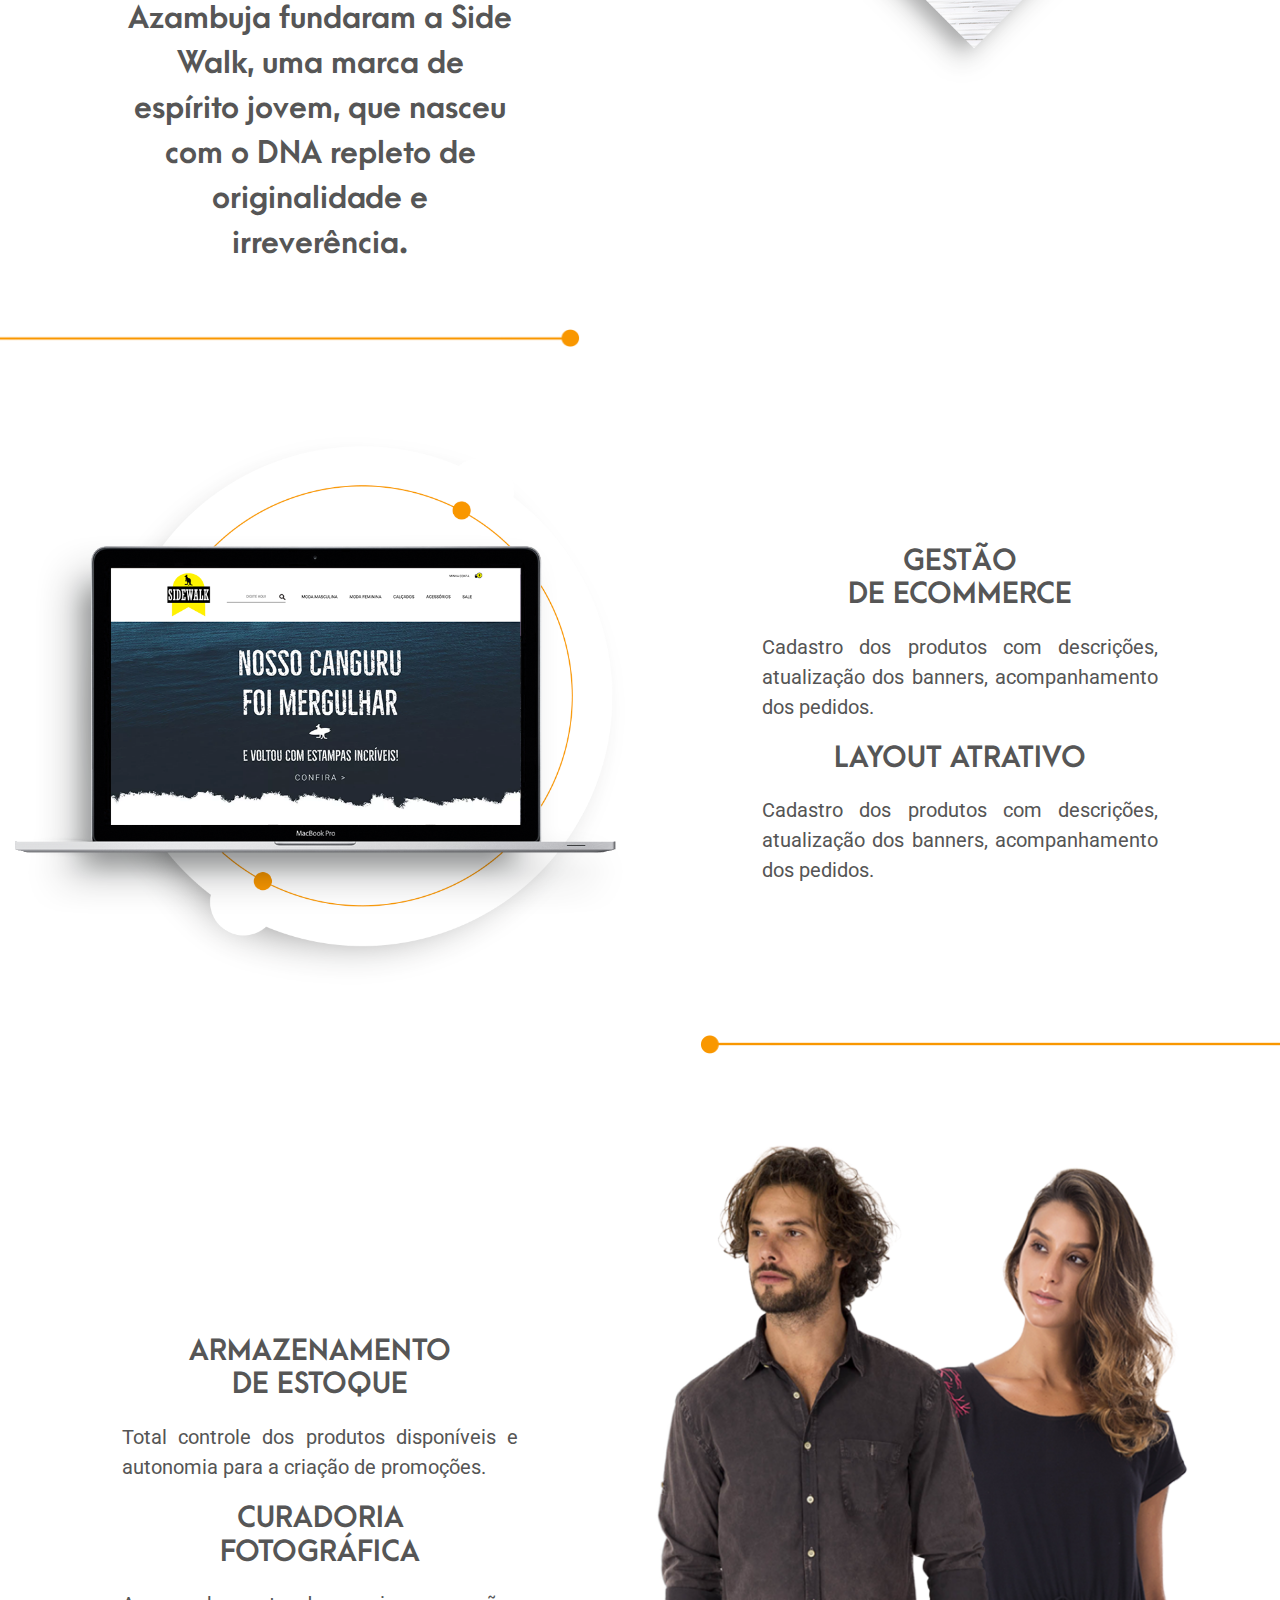
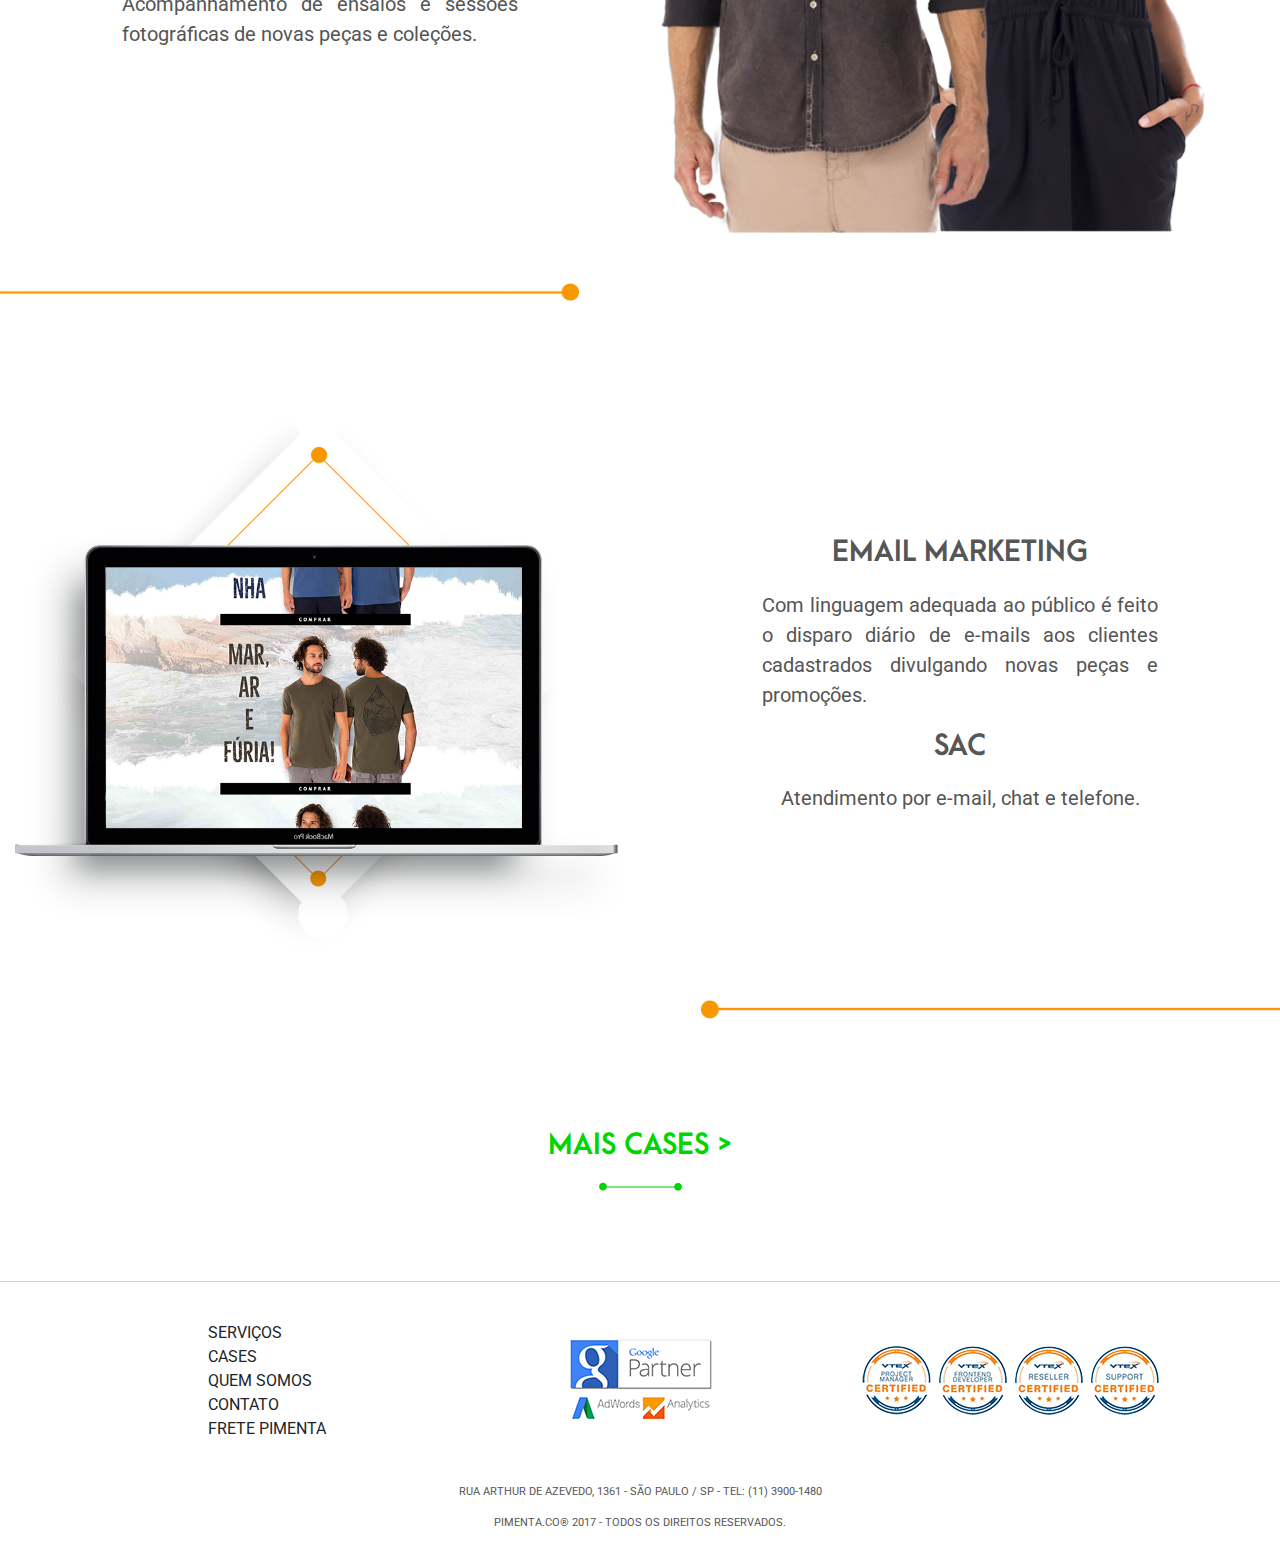
<file: site/views/side.html>
<!DOCTYPE html>
<html lang="pt" dir="ltr">

<head>
  <meta charset="utf-8">
  <meta name="viewport" content="width=device-width, initial-scale=1, shrink-to-fit=no">
  <link href="https://fonts.googleapis.com/css?family=Roboto:300,400,700" rel="stylesheet">
  <link rel="stylesheet" type="text/css" href="../statics/css/cases.css">
  <link rel="stylesheet" type="text/css" href="../statics/css/style.css">
  <link rel="stylesheet" type="text/css" href="../statics/css/bootstrap.min.css">
  <title>Pimenta.co - SideWalk Case</title>
  <link rel="icon" href="../statics/img/icon.png">
</head>

<body id="side">
  <header>
    <div class="clearfix col-12">
      <span><a href="index.html"><img id="logo" src="../statics/img/pimenta-logo.png" /></a></span>
      <span><img id="botao-menu" class="img-responsive" src="../statics/img/menu-orange.png" /></span>
    </div>
    <div id="menu">
      <button id="close-menu"><img src="../statics/img/fechar_menu.png" alt=""></button>
      <a href="servicos.html"><h1 class="cont-li">serviços</h1></a>
      <a href="index.html#contato"><h1 class="cont-li">contato</h1></a>
      <a href="cases.html"><h1 class="cont-li">cases</h1></a>
      <a href="index.html#quem-somos"><h1 class="cont-li">quem somos</h1></a>
      <a href="frete.html"><h1 class="cont-li">frete pimenta</h1></a>
    </div>
    </div>
  </header>

  <section class="cover">
    <div class="col-12 logo-cover">
      <img src="../statics/img/case_side/logo-cover.png" alt="">
    </div>
    <div class="casemail">
      <a href="https://www.sidewalk.com.br/" target="_blank"><h5>www.sidewalk.com.br</h5></a>
      <div class="down-seta">
        <a data-scroll-nav="1"><img src="../statics/img/seta.png" alt=""></a>
      </div>
    </div>

  </section>
  <section class="resume">
    <div data-scroll-index="1"></div>
    <div class="row">
      <div class="col-12 col-lg-6">
        <img id="case-logo" src="../statics/img/case_side/logo.png" alt="">
        <p>Três amigos, muita sintonia e vontade de criar algo novo para o mercado brasileiro. Foi assim que, em 1982, Luis Gelpi, Eduardo Rizk e Tinho Azambuja fundaram a Side Walk, uma marca de espírito jovem, que nasceu com o DNA repleto de originalidade
          e irreverência.</p>
      </div>
      <div class="col-12 col-lg-6">
        <img src="../statics/img/case_side/apresentacao.png" alt="">
      </div>
      <div class="col-12">
        <img class="div1line" src="../statics/img/case_side/div1.png" alt="">
      </div>
    </div>
  </section>
  <section class="even line">
    <div class="row">
      <div class="col-12 col-lg-6">
        <img src="../statics/img/case_side/gestao.png" alt="">
      </div>
      <div class="col-12 col-lg-6">
        <h3>GESTÃO<br />DE ECOMMERCE</h3>
        <p>Cadastro dos produtos com descrições, atualização dos banners, acompanhamento dos pedidos.</p>
        <h3>LAYOUT ATRATIVO</h3>
        <p>Cadastro dos produtos com descrições, atualização dos banners, acompanhamento dos pedidos.</p>
      </div>

      <div class="col-12">
        <img class="div2line" src="../statics/img/case_side/div2.png" alt="">
      </div>
    </div>
  </section>
  <section class="odd line">
    <div class="row">
      <div class="gbg"></div>
      <div class="col-12 col-lg-6">
        <h3>ARMAZENAMENTO<br />DE ESTOQUE</h3>
        <p>Total controle dos produtos disponíveis e autonomia para a criação de promoções.</p>
        <h3>CURADORIA<br />FOTOGRÁFICA</h3>
        <p>Acompanhamento de ensaios e sessões fotográficas de novas peças e coleções.</p>
      </div>
      <div class="col-12 col-lg-6">
        <img class="bigimg" style="max-width:550px;" src="../statics/img/case_side/casal.png" alt="">
      </div>
      <div class="col-12">
        <img class="div1line" src="../statics/img/case_side/div1.png" alt="">
      </div>
    </div>
  </section>
  <section class="even line">
    <div class="row">
      <div class="col-12 col-lg-6">
        <img src="../statics/img/case_side/email.png" alt="">
      </div>
      <div class="col-12 col-lg-6">
        <h3>EMAIL MARKETING</h3>
        <p>Com linguagem adequada ao público é feito o disparo diário de e-mails aos clientes cadastrados divulgando novas peças e promoções.</p>
        <h3>SAC</h3>
        <p style="text-align:  center;">Atendimento por e-mail, chat e telefone.</p>
      </div>

      <div class="col-12">
        <img class="div2line" src="../statics/img/case_side/div2.png" alt="">
      </div>
    </div>

  </section>

  <section class="mais-cases">
    <div class="row">
      <div class="col-12">
        <h3><a href="cases.html">MAIS CASES ></a></h3>
        <img src="../statics/img/greenline.png" alt="">
      </div>
    </div>
  </section>

  <footer>
    <div class="container">
      <div class="row">
        <div class="col-12 col-md-4">
          <ul>
            <li><a href="servicos.html">SERVIÇOS</a></li>
            <li><a href="cases.html">CASES</a></li>
            <li><a href="index.html#quem-somos">QUEM SOMOS</a></li>
            <li><a href="index.html#contato">CONTATO</a></li>
            <li><a href="frete.html">FRETE PIMENTA</a></li>
          </ul>
        </div>

        <div class="col-4 col-md-4">
          <img src="..\statics\img\Camada 26.png" alt="">
        </div>
        <div class="col-8 col-md-4">
          <img src="..\statics\img\Camada 27.png" alt="">
        </div>
        <div class="last-line col-12">
          <p>RUA ARTHUR DE AZEVEDO, 1361 - SÃO PAULO / SP - TEL: (11) 3900-1480</p>
          <p>PIMENTA.CO® 2017 - TODOS OS DIREITOS RESERVADOS.</p>
        </div>

      </div>
    </div>

  </footer>

  <script type="text/javascript" src="../statics/js/jquery-3.3.1.min.js"></script>
  <script type="text/javascript" src="../statics/js/functions.js"></script>
  <script src="https://ajax.googleapis.com/ajax/libs/jquery/3.3.1/jquery.min.js"></script>
  <script src="../statics/js/scrollIt.js" type="text/javascript"></script>
</body>

</html>
</file>
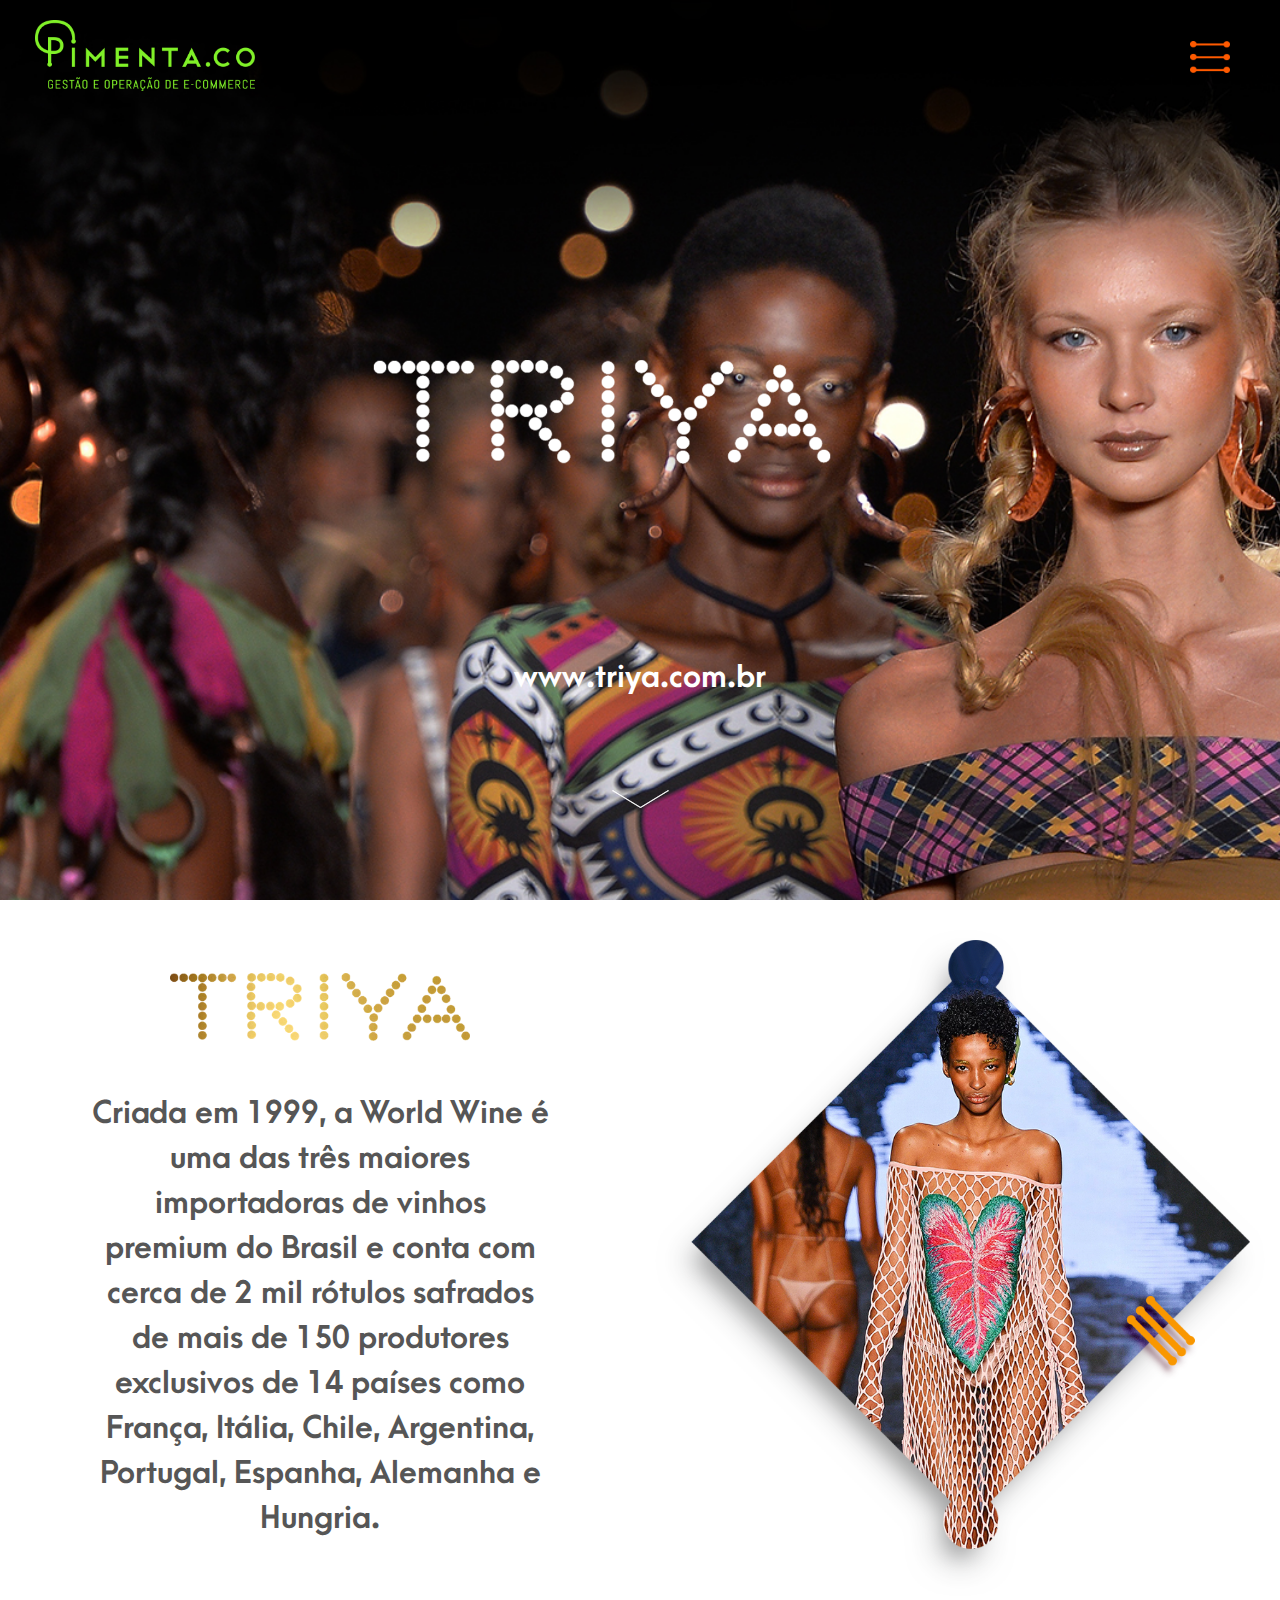
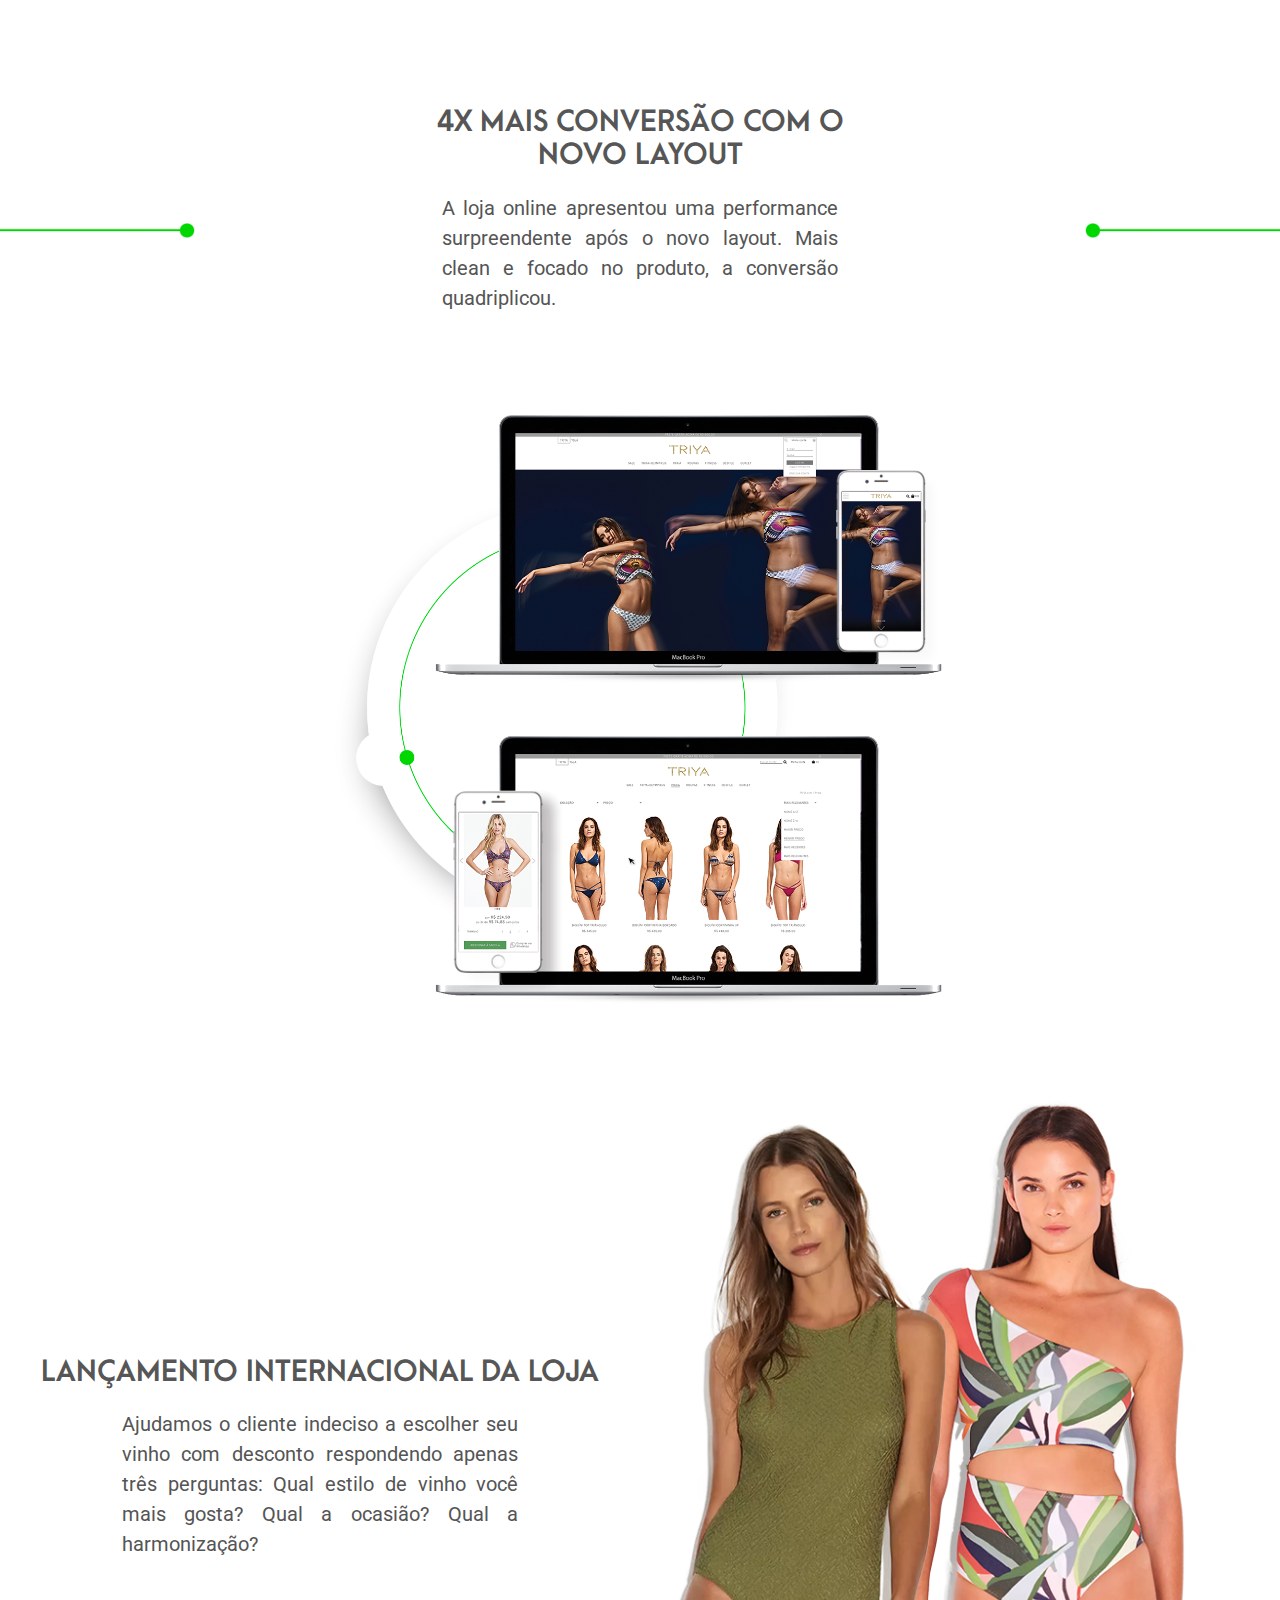
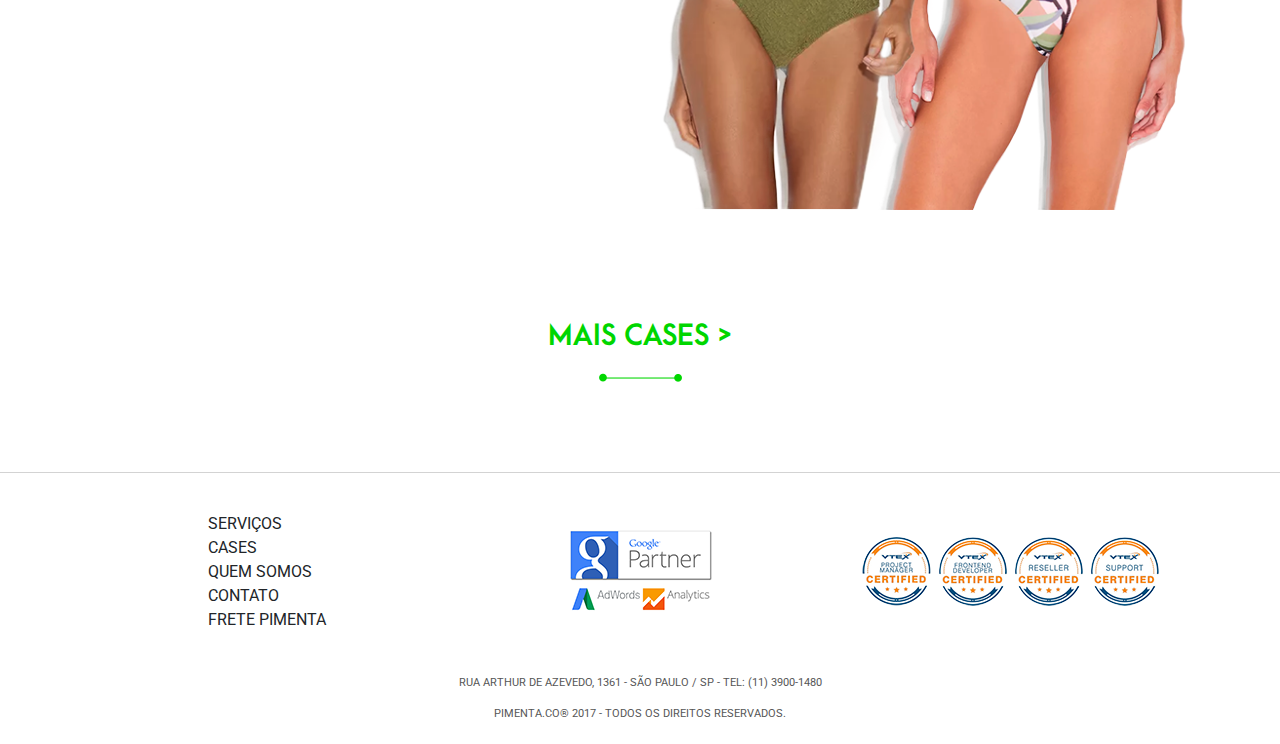
<file: site/views/triya.html>
<!DOCTYPE html>
<html lang="pt" dir="ltr">

<head>
  <meta charset="utf-8">
  <meta name="viewport" content="width=device-width, initial-scale=1, shrink-to-fit=no">
  <link href="https://fonts.googleapis.com/css?family=Roboto:300,400,700" rel="stylesheet">
  <link rel="stylesheet" type="text/css" href="../statics/css/cases.css">
  <link rel="stylesheet" type="text/css" href="../statics/css/style.css">
  <link rel="stylesheet" type="text/css" href="../statics/css/bootstrap.min.css">
  <title>Pimenta.co - Triya Case</title>
  <link rel="icon" href="../statics/img/icon.png">
</head>

<body id="triya">
  <header>
    <div class="clearfix col-12">
      <span><a href="index.html"><img id="logo" src="../statics/img/pimenta-logo.png" /></a></span>
      <span><img id="botao-menu" class="img-responsive" src="../statics/img/menu-orange.png" /></span>
    </div>
    <div id="menu">
      <button id="close-menu"><img src="../statics/img/fechar_menu.png" alt=""></button>
      <a href="servicos.html"><h1 class="cont-li">serviços</h1></a>
      <a href="index.html#contato"><h1 class="cont-li">contato</h1></a>
      <a href="cases.html"><h1 class="cont-li">cases</h1></a>
      <a href="index.html#quem-somos"><h1 class="cont-li">quem somos</h1></a>
      <a href="frete.html"><h1 class="cont-li">frete pimenta</h1></a>
    </div>
  </header>

  <section class="cover">
    <div class="col-12 logo-cover">
      <img src="../statics/img/case_triya/logo-cover.png" alt="">
    </div>
    <div class="casemail">
      <a href="https://www.triya.com.br/" target="_blank"><h5>www.triya.com.br</h5></a>
      <div class="down-seta">
        <a data-scroll-nav="1"><img src="../statics/img/seta.png" alt=""></a>
      </div>
    </div>

  </section>
  <section class="resume">
    <div data-scroll-index="1"></div>
    <div class="row">
      <div class="col-12 col-lg-6">
        <img id="case-logo" src="../statics/img/case_triya/logo.png" alt="">
        <p>Criada em 1999, a World Wine é uma das três maiores importadoras de vinhos premium do Brasil e conta com cerca de 2 mil rótulos safrados de mais de 150 produtores exclusivos de 14 países como França, Itália, Chile, Argentina, Portugal, Espanha,
          Alemanha e Hungria.</p>
      </div>
      <div class="col-12 col-lg-6">
        <img src="../statics/img/case_triya/apresentcao.png" alt="">
      </div>
    </div>
  </section>
  <section class="even line">
    <div class="row">
      <div class="col-md-3">
        <img id="triya-even-line" class="div1line" src="../statics/img/case_triya/div1.png" alt="">
      </div>
      <div class="col-12 col-md-6">
        <h3>4X MAIS CONVERSÃO COM O<br />NOVO LAYOUT</h3>
        <p>A loja online apresentou uma performance surpreendente após o novo layout. Mais clean e focado no produto, a conversão quadriplicou.</p>
      </div>
      <div class="col-12 col-md-3">
        <img id="triya-odd-line" class="div2line" src="../statics/img/case_triya/div2.png" alt="">
      </div>
    </div>
  </section>
  <section class="odd line">
    <div class="row">
      <div class="col-12 col-lg-6">
        <img src="../statics/img/case_triya/novo_layout.png" alt="">
      </div>
  </section>
  <section class="even line">
    <div class="row">
      <div class="gbg"></div>
      <div class="col-12 col-lg-6">
        <h3>LANÇAMENTO INTERNACIONAL DA LOJA</h3>
        <p>Ajudamos o cliente indeciso a escolher seu vinho com desconto respondendo apenas três perguntas: Qual estilo de vinho você mais gosta? Qual a ocasião? Qual a harmonização?</p>
      </div>
      <div class="col-12 col-lg-6">
        <img class="bigimg" style="max-width:550px;" src="../statics/img/case_triya/loja_internacional.png" alt="">
      </div>
  </section>


  <section class="mais-cases">
    <div class="row">
      <div class="col-12">
        <h3><a href="cases.html">MAIS CASES ></a></h3>
        <img src="../statics/img/greenline.png" alt="">
      </div>
    </div>
  </section>

  <footer>
    <div class="container">
      <div class="row">
        <div class="col-12 col-md-4">
          <ul>
            <li><a href="servicos.html">SERVIÇOS</a></li>
            <li><a href="cases.html">CASES</a></li>
            <li><a href="index.html#quem-somos">QUEM SOMOS</a></li>
            <li><a href="index.html#contato">CONTATO</a></li>
            <li><a href="frete.html">FRETE PIMENTA</a></li>
          </ul>
        </div>

        <div class="col-4 col-md-4">
          <img src="..\statics\img\Camada 26.png" alt="">
        </div>
        <div class="col-8 col-md-4">
          <img src="..\statics\img\Camada 27.png" alt="">
        </div>
        <div class="last-line col-12">
          <p>RUA ARTHUR DE AZEVEDO, 1361 - SÃO PAULO / SP - TEL: (11) 3900-1480</p>
          <p>PIMENTA.CO® 2017 - TODOS OS DIREITOS RESERVADOS.</p>
        </div>

      </div>
    </div>

  </footer>

  <script type="text/javascript" src="../statics/js/jquery-3.3.1.min.js"></script>
  <script type="text/javascript" src="../statics/js/functions.js"></script>
  <script src="https://ajax.googleapis.com/ajax/libs/jquery/3.3.1/jquery.min.js"></script>
  <script src="../statics/js/scrollIt.js" type="text/javascript"></script>
</body>

</html>
</file>
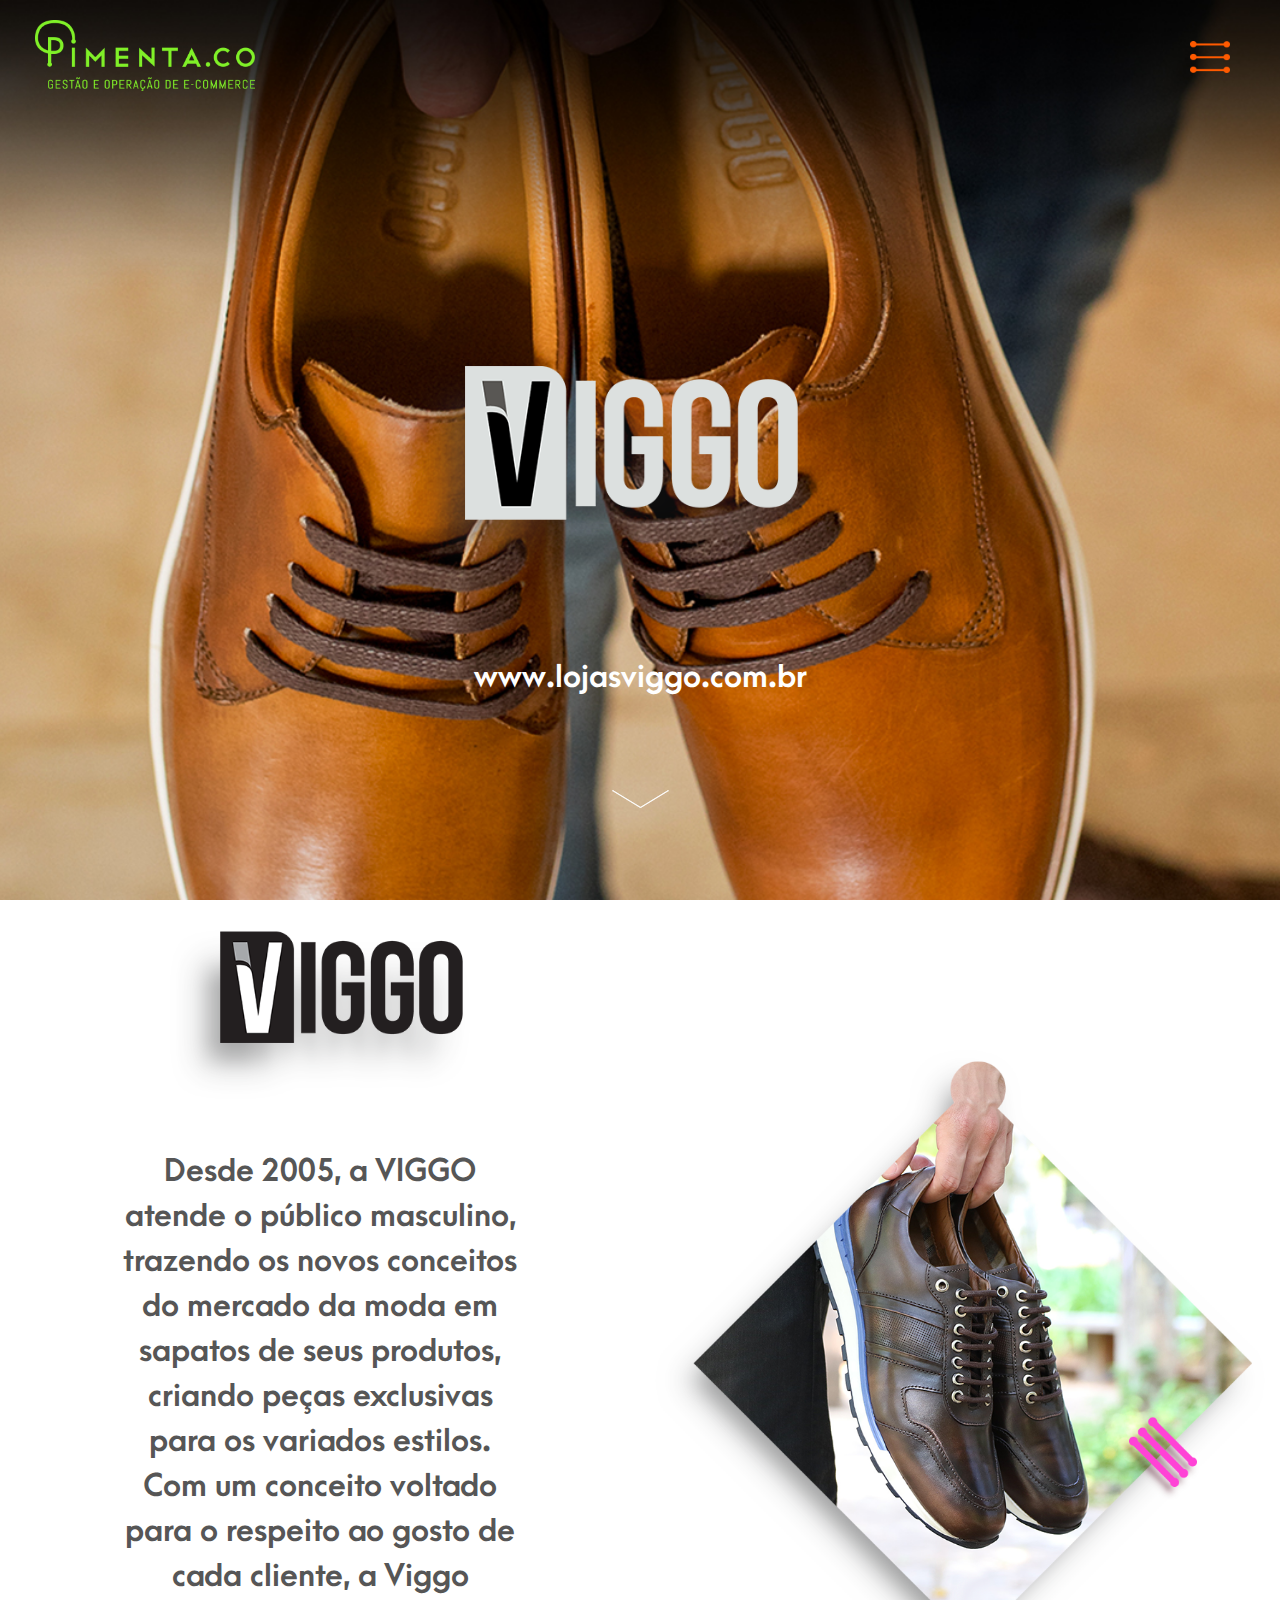
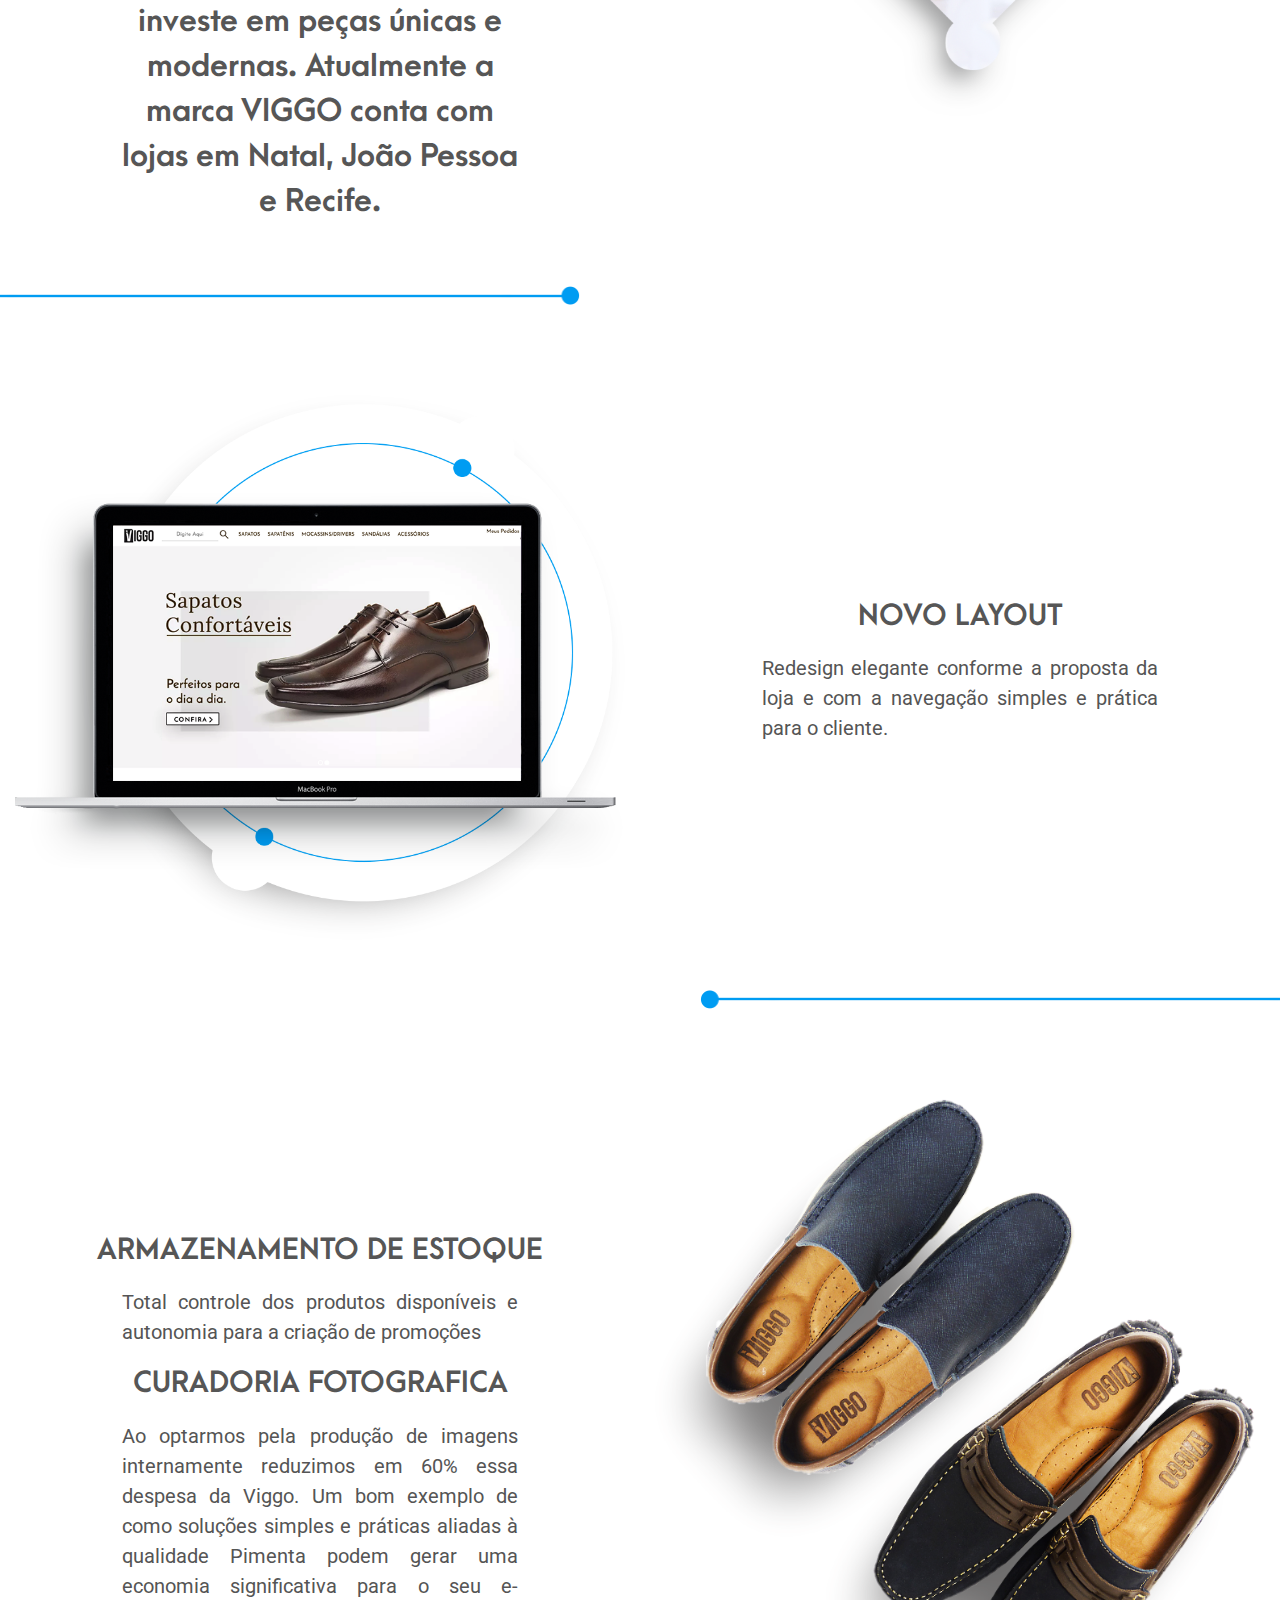
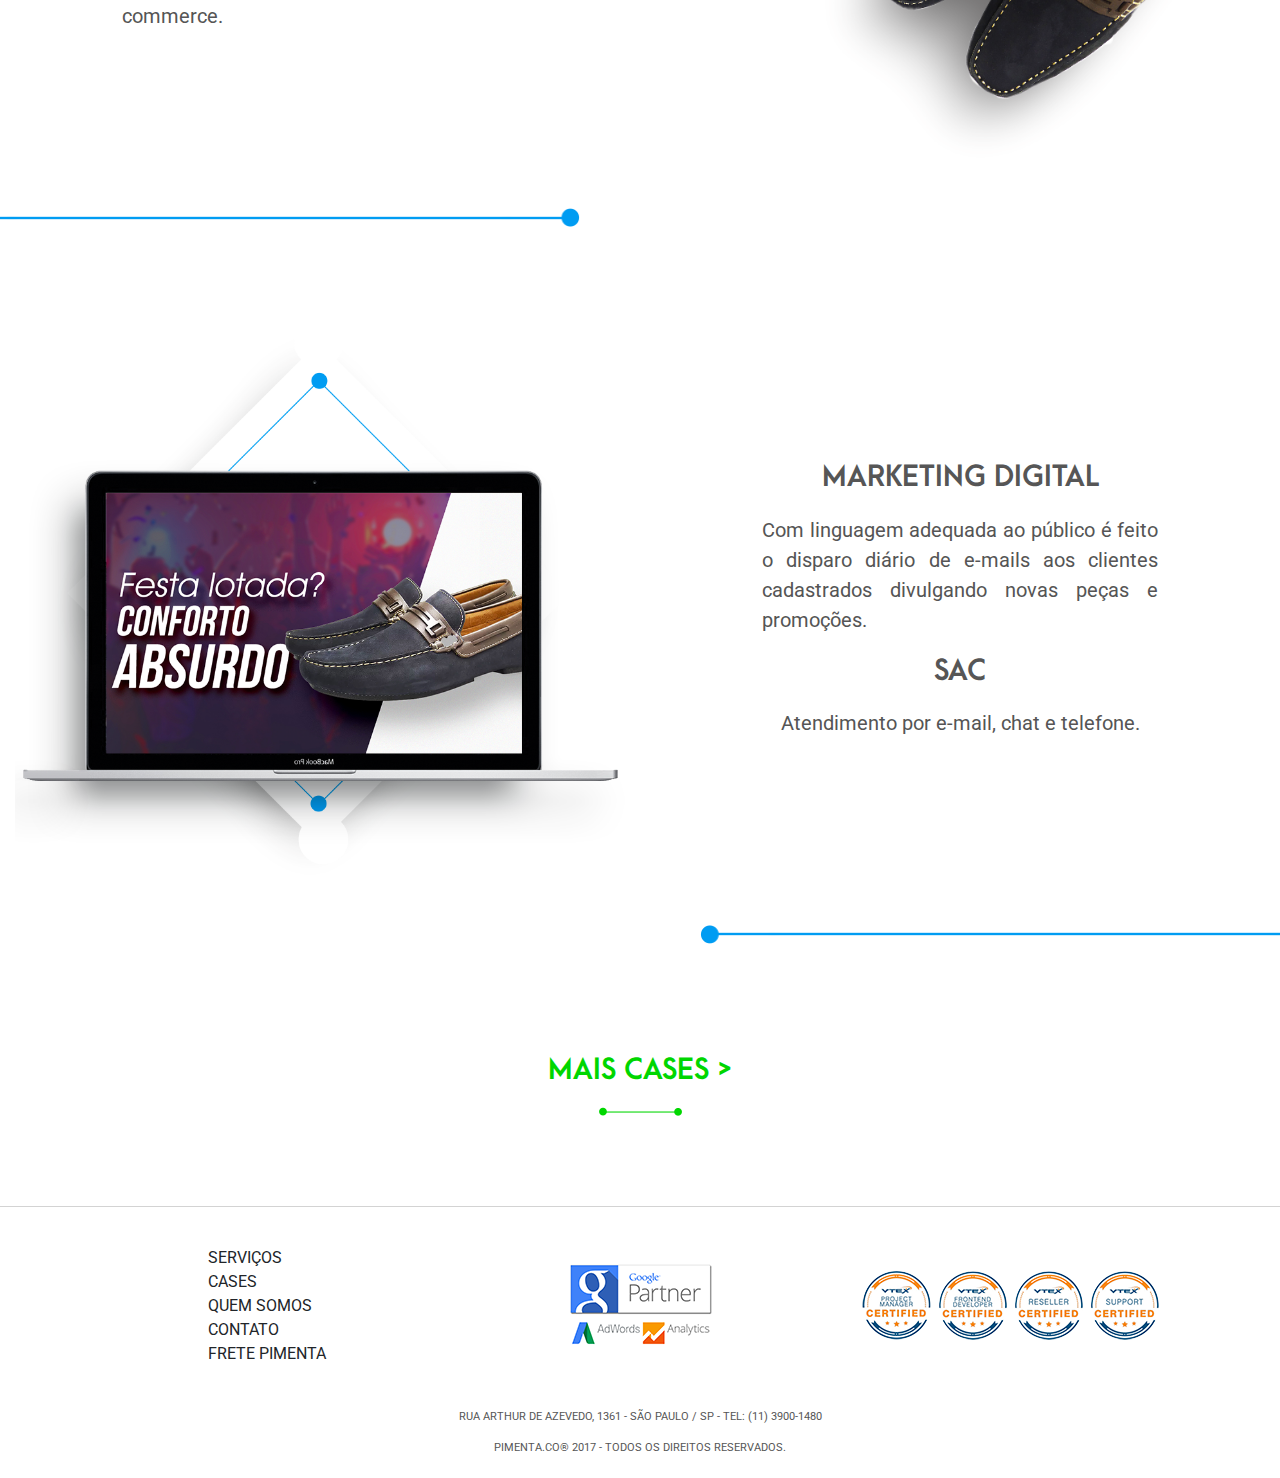
<file: site/views/viggo.html>
<!DOCTYPE html>
<html lang="pt" dir="ltr">

<head>
  <meta charset="utf-8">
  <meta name="viewport" content="width=device-width, initial-scale=1, shrink-to-fit=no">
  <link href="https://fonts.googleapis.com/css?family=Roboto:300,400,700" rel="stylesheet">
  <link rel="stylesheet" type="text/css" href="../statics/css/cases.css">
  <link rel="stylesheet" type="text/css" href="../statics/css/style.css">
  <link rel="stylesheet" type="text/css" href="../statics/css/bootstrap.min.css">
  <title>Pimenta.co - Viggo Case</title>
  <link rel="icon" href="../statics/img/icon.png">
</head>

<body id="viggo">
  <header>
    <div class="clearfix col-12">
      <span><a href="index.html"><img id="logo" src="../statics/img/pimenta-logo.png" /></a></span>
      <span><img id="botao-menu" class="img-responsive" src="../statics/img/menu-orange.png" /></span>
    </div>
    <div id="menu">
      <button id="close-menu"><img src="../statics/img/fechar_menu.png" alt=""></button>
      <a href="servicos.html"><h1 class="cont-li">serviços</h1></a>
      <a href="index.html#contato"><h1 class="cont-li">contato</h1></a>
      <a href="cases.html"><h1 class="cont-li">cases</h1></a>
      <a href="index.html#quem-somos"><h1 class="cont-li">quem somos</h1></a>
      <a href="frete.html"><h1 class="cont-li">frete pimenta</h1></a>
    </div>
  </header>

  <section class="cover">
    <div class="col-12 logo-cover">
      <img src="../statics/img/case_viggo/logo-cover.png" alt="">
    </div>
    <div class="casemail">
      <a href="https://www.lojasviggo.com.br/" target="_blank"><h5>www.lojasviggo.com.br</h5></a>
      <div class="down-seta">
        <a data-scroll-nav="1"><img src="../statics/img/seta.png" alt=""></a>
      </div>
    </div>

  </section>
  <section class="resume">
    <div data-scroll-index="1"></div>
    <div class="row">
      <div class="col-12 col-lg-6">
        <img id="case-logo" src="../statics/img/case_viggo/logo.png" alt="">
        <p>Desde 2005, a VIGGO atende o público masculino, trazendo os novos conceitos do mercado da moda em sapatos de seus produtos, criando peças exclusivas para os variados estilos. Com um conceito voltado para o respeito ao gosto de cada cliente, a
          Viggo investe em peças únicas e modernas. Atualmente a marca VIGGO conta com lojas em Natal, João Pessoa e Recife.</p>
      </div>
      <div class="col-12 col-lg-6">
        <img src="../statics/img/case_viggo/Vector Smart Object.png" alt="">
      </div>
      <div class="col-12">
        <img class="div1line" src="../statics/img/case_viggo/div1.png" alt="">
      </div>
    </div>
  </section>
  <section class="even line">
    <div class="row">
      <div class="col-12 col-lg-6">
        <img src="../statics/img/case_viggo/novo_layout.png" alt="">
      </div>
      <div class="col-12 col-lg-6">
        <h3>NOVO LAYOUT</h3>
        <p>Redesign elegante conforme a proposta da loja e com a navegação simples e prática para o cliente.</p>
      </div>

      <div class="col-12">
        <img class="div2line" src="../statics/img/case_viggo/div2.png" alt="">
      </div>
    </div>
  </section>
  <section class="odd line">
    <div class="row">
      <div class="gbg"></div>
      <div class="col-12 col-lg-6">
        <h3>ARMAZENAMENTO DE ESTOQUE</h3>
        <p>Total controle dos produtos disponíveis e autonomia para a criação de promoções</p>
        <h3>CURADORIA FOTOGRAFICA</h3>
        <p>Ao optarmos pela produção de imagens internamente reduzimos em 60% essa despesa da Viggo. Um bom exemplo de como soluções simples e práticas aliadas à qualidade Pimenta podem gerar uma economia significativa para o seu e-commerce.</p>
      </div>
      <div class="col-12 col-lg-6">
        <img class="bigimg" style="max-width:600px" src="../statics/img/case_viggo/estoque_fotogradias.png" alt="">
      </div>
      <div class="col-12">
        <img class="div1line" src="../statics/img/case_viggo/div1.png" alt="">
      </div>
    </div>
  </section>
  <section class="odd line">
    <div class="row">
      <div class="col-12 col-lg-6">
        <img src="../statics/img/case_viggo/marketing_digital.png" alt="">
      </div>
      <div class="col-12 col-lg-6">
        <h3>MARKETING DIGITAL</h3>
        <p>Com linguagem adequada ao público é feito o disparo diário de e-mails aos clientes cadastrados divulgando novas peças e promoções.</p>
        <h3>SAC</h3>
        <p style="text-align:  center;">Atendimento por e-mail, chat e telefone.</p>
      </div>

      <div class="col-12">
        <img class="div2line" src="../statics/img/case_viggo/div2.png" alt="">
      </div>
    </div>

  </section>


  <section class="mais-cases">
    <div class="row">
      <div class="col-12">
        <h3><a href="cases.html">MAIS CASES ></a></h3>
        <img src="../statics/img/greenline.png" alt="">
      </div>
    </div>
  </section>

  <footer>
    <div class="container">
      <div class="row">
        <div class="col-12 col-md-4">
          <ul>
            <li><a href="servicos.html">SERVIÇOS</a></li>
            <li><a href="cases.html">CASES</a></li>
            <li><a href="index.html#quem-somos">QUEM SOMOS</a></li>
            <li><a href="index.html#contato">CONTATO</a></li>
            <li><a href="frete.html">FRETE PIMENTA</a></li>
          </ul>
        </div>

        <div class="col-4 col-md-4">
          <img src="..\statics\img\Camada 26.png" alt="">
        </div>
        <div class="col-8 col-md-4">
          <img src="..\statics\img\Camada 27.png" alt="">
        </div>
        <div class="last-line col-12">
          <p>RUA ARTHUR DE AZEVEDO, 1361 - SÃO PAULO / SP - TEL: (11) 3900-1480</p>
          <p>PIMENTA.CO® 2017 - TODOS OS DIREITOS RESERVADOS.</p>
        </div>

      </div>
    </div>

  </footer>

  <script type="text/javascript" src="../statics/js/jquery-3.3.1.min.js"></script>
  <script type="text/javascript" src="../statics/js/functions.js"></script>
  <script src="https://ajax.googleapis.com/ajax/libs/jquery/3.3.1/jquery.min.js"></script>
  <script src="../statics/js/scrollIt.js" type="text/javascript"></script>
</body>

</html>
</file>
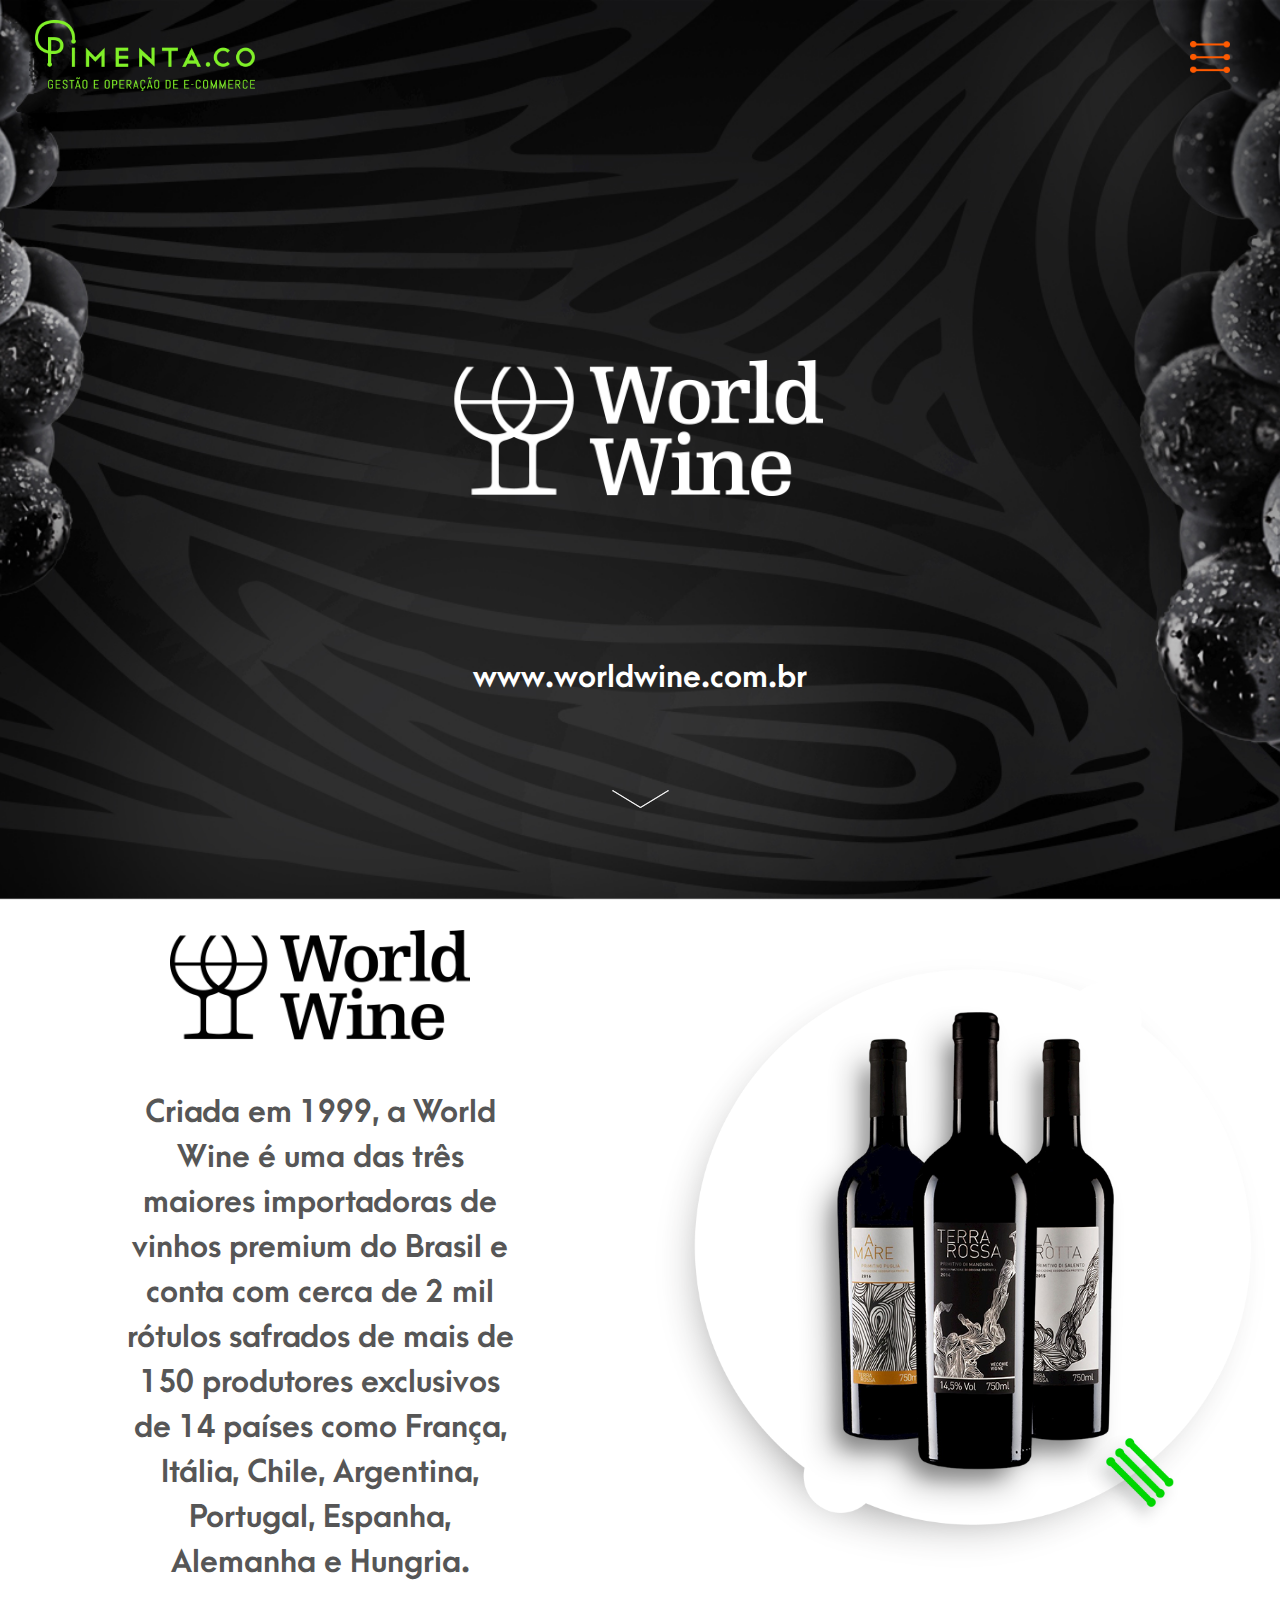
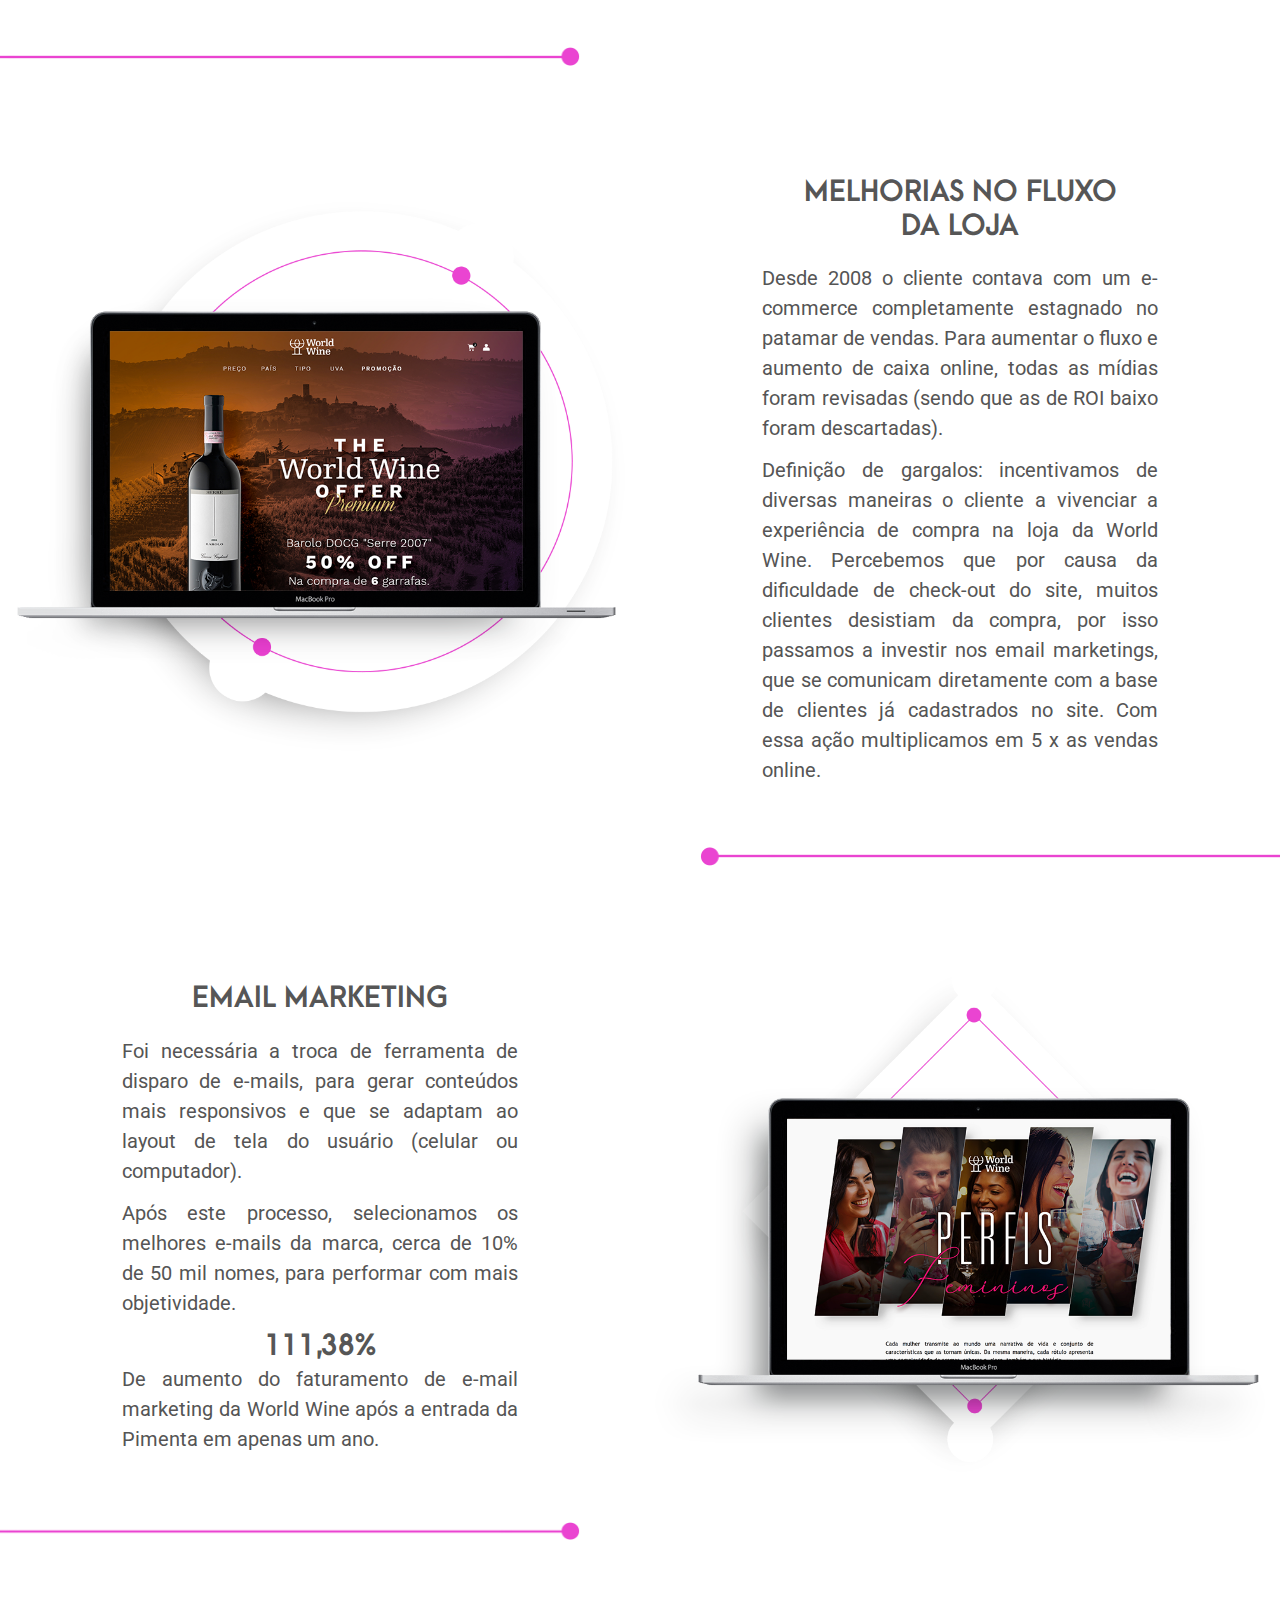
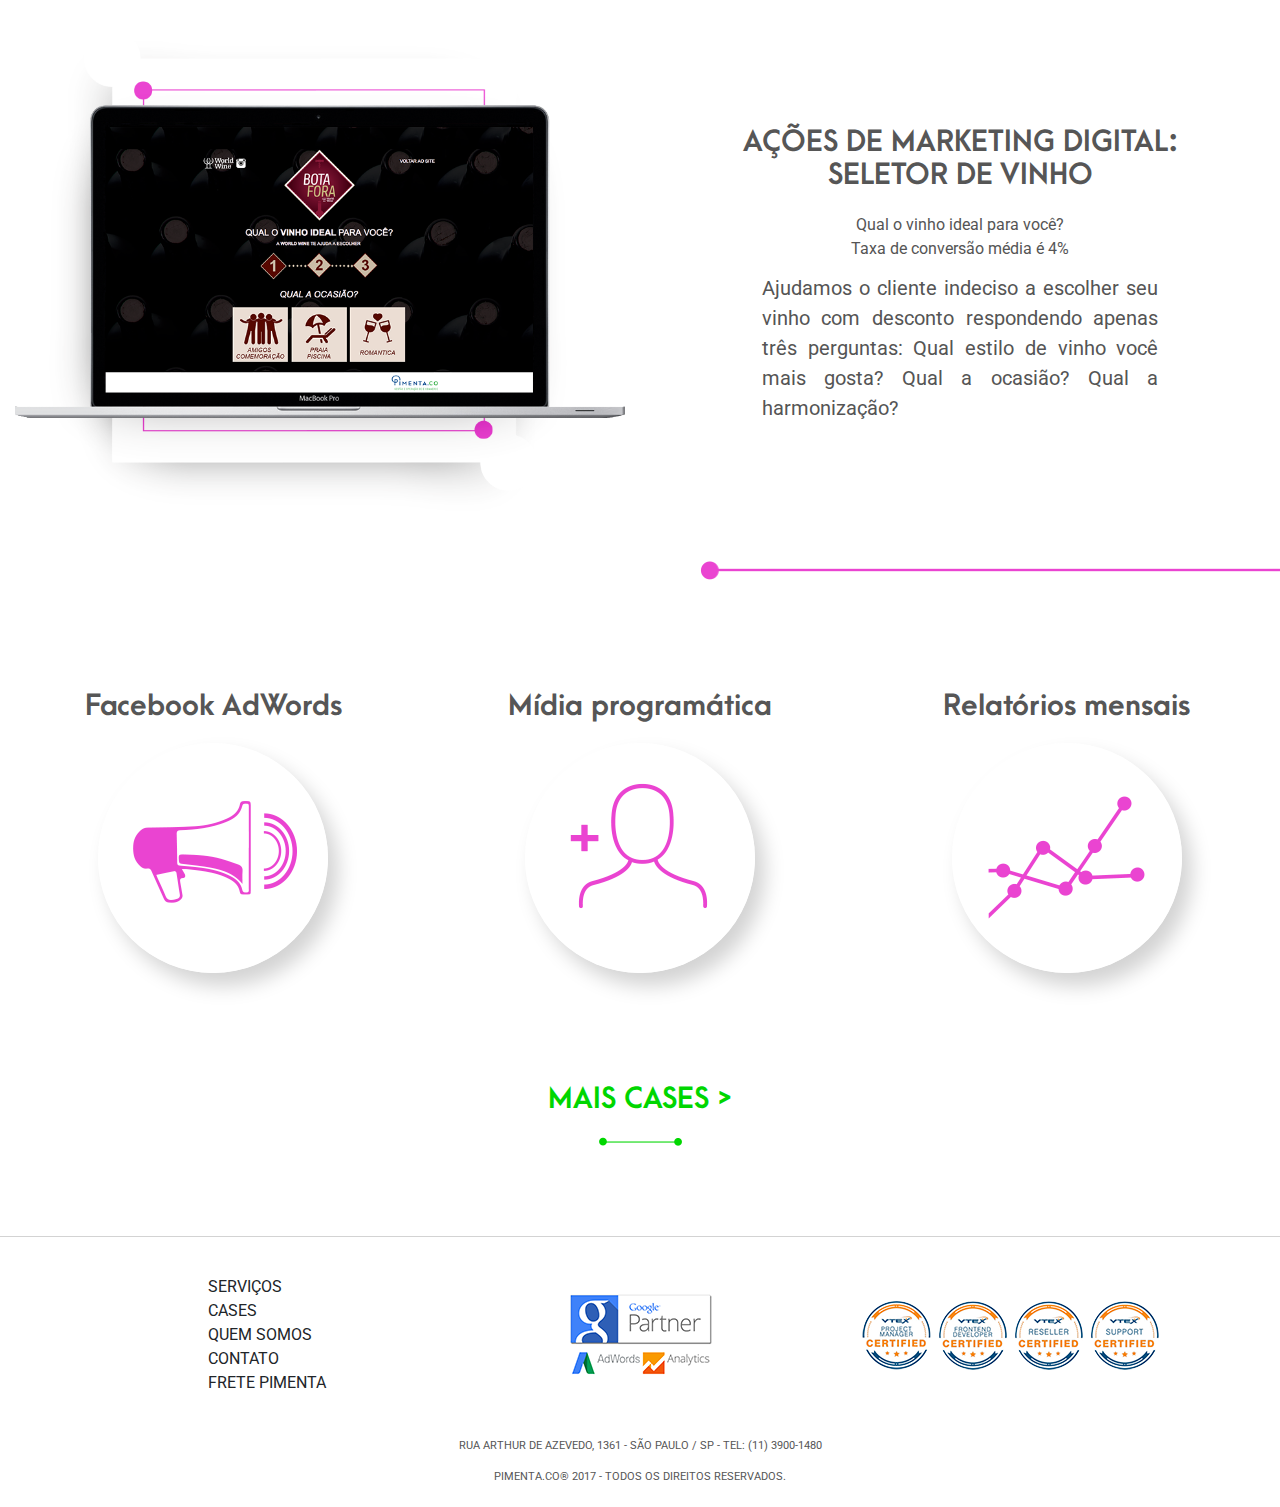
<file: site/views/ww.html>
<!DOCTYPE html>
<html lang="pt" dir="ltr">

<head>
  <meta charset="utf-8">
  <meta name="viewport" content="width=device-width, initial-scale=1, shrink-to-fit=no">
  <link href="https://fonts.googleapis.com/css?family=Roboto:300,400,700" rel="stylesheet">
  <link rel="stylesheet" type="text/css" href="../statics/css/cases.css">
  <link rel="stylesheet" type="text/css" href="../statics/css/style.css">
  <link rel="stylesheet" type="text/css" href="../statics/css/bootstrap.min.css">
  <title>Pimenta.co - World Wine Case</title>
  <link rel="icon" href="../statics/img/icon.png">
</head>

<body id="ww">
  <header>
    <div class="clearfix col-12">
      <span><a href="index.html"><img id="logo" src="../statics/img/pimenta-logo.png" /></a></span>
      <span><img id="botao-menu" class="img-responsive" src="../statics/img/menu-orange.png" /></span>
    </div>
    <div id="menu">
      <button id="close-menu"><img src="../statics/img/fechar_menu.png" alt=""></button>
      <a href="servicos.html"><h1 class="cont-li">serviços</h1></a>
      <a href="index.html#contato"><h1 class="cont-li">contato</h1></a>
      <a href="cases.html"><h1 class="cont-li">cases</h1></a>
      <a href="index.html#quem-somos"><h1 class="cont-li">quem somos</h1></a>
      <a href="frete.html"><h1 class="cont-li">frete pimenta</h1></a>
    </div>
  </header>

  <section class="cover">
    <div class="col-12 logo-cover">
      <img src="../statics/img/case_worldwine/logo-cover.png" alt="">
    </div>
    <div class="casemail">
      <a href="http://www.worldwine.com.br/" target="_blank"><h5>www.worldwine.com.br</h5></a>
      <div class="down-seta">
        <a data-scroll-nav="1"><img src="../statics/img/seta.png" alt=""></a>
      </div>
    </div>

  </section>
  <section class="resume">
    <div data-scroll-index="1"></div>
    <div class="row">
      <div class="col-12 col-lg-6">
        <img id="case-logo" src="../statics/img/case_worldwine/logo.png" alt="">
        <p>Criada em 1999, a World Wine é uma das três maiores importadoras de vinhos premium do Brasil e conta com cerca de 2 mil rótulos safrados de mais de 150 produtores exclusivos de 14 países como França, Itália, Chile, Argentina, Portugal, Espanha,
          Alemanha e Hungria.</p>
      </div>
      <div class="col-12 col-lg-6">
        <img src="../statics/img/case_worldwine/vinhos.png" alt="">
      </div>
      <div class="col-12">
        <img class="div1line" src="../statics/img/case_worldwine/div1.png" alt="">
      </div>
    </div>
  </section>
  <section class="even line">
    <div class="row">
      <div class="col-12 col-lg-6">
        <img src="../statics/img/case_worldwine/home_desk.png" alt="">
      </div>
      <div class="col-12 col-lg-6">
        <h3>MELHORIAS NO FLUXO<br />DA LOJA</h3>
        <p>Desde 2008 o cliente contava com um e-commerce completamente estagnado no patamar de vendas. Para aumentar o fluxo e aumento de caixa online, todas as mídias foram revisadas (sendo que as de ROI baixo foram descartadas).</p>
        <p>Definição de gargalos: incentivamos de diversas maneiras o cliente a vivenciar a experiência de compra na loja da World Wine. Percebemos que por causa da dificuldade de check-out do site, muitos clientes desistiam da compra, por isso passamos
          a investir nos email marketings, que se comunicam diretamente com a base de clientes já cadastrados no site. Com essa ação multiplicamos em 5 x as vendas online. </p>
      </div>

      <div class="col-12">
        <img class="div2line" src="../statics/img/case_worldwine/div2.png" alt="">
      </div>
    </div>
  </section>
  <section class="odd line">
    <div class="row">
      <div class="col-12 col-lg-6">
        <h3>EMAIL MARKETING</h3>
        <p>Foi necessária a troca de ferramenta de disparo de e-mails, para gerar conteúdos mais responsivos e que se adaptam ao layout de tela do usuário (celular ou computador).</p>
        <p>Após este processo, selecionamos os melhores e-mails da marca, cerca de 10% de 50 mil nomes, para performar com mais objetividade.</p>
        <h3 class="notatitle">111,38%</h3>
        <p>De aumento do faturamento de e-mail marketing da World Wine após a entrada da Pimenta em apenas um ano.</p>
      </div>
      <div class="col-12 col-lg-6">
        <img src="../statics/img/case_worldwine/PC_EMKT.png" alt="">
      </div>
      <div class="col-12">
        <img class="div1line" src="../statics/img/case_worldwine/div1.png" alt="">
      </div>
    </div>
  </section>
  <section class="even line">
    <div class="row">
      <div class="col-12 col-lg-6">
        <img src="../statics/img/case_worldwine/PC_ACOESDEMKT.png" alt="">
      </div>
      <div class="col-12 col-lg-6">
        <h3>AÇÕES DE MARKETING DIGITAL:<br /> SELETOR DE VINHO</h3>
        <p id="quot">Qual o vinho ideal para você? <br /> Taxa de conversão média é 4%</p>
        <p>Ajudamos o cliente indeciso a escolher seu vinho com desconto respondendo apenas três perguntas: Qual estilo de vinho você mais gosta? Qual a ocasião? Qual a harmonização?</p>
      </div>

      <div class="col-12">
        <img class="div2line" src="../statics/img/case_worldwine/div2.png" alt="">
      </div>
    </div>

  </section>

  <section class="icons">
    <div class="row">
      <div class="mid-icon col-12  col-md-4">
        <h3>Facebook AdWords</h3>
        <img src="../statics/img/case_worldwine/ICON1.png" alt="">
      </div>
      <div class="mid-icon col-12 col-md-4">
        <h3>Mídia programática</h3>
        <img src="../statics/img/case_worldwine/ICON2.png" alt="">
      </div>
      <div class="mid-icon col-12 col-md-4">
        <h3>Relatórios mensais</h3>
        <img src="../statics/img/case_worldwine/ICON3.png" alt="">
      </div>
    </div>
  </section>

  <section class="mais-cases">
    <div class="row">
      <div class="col-12">
        <h3><a href="cases.html">MAIS CASES ></a></h3>
        <img src="../statics/img/greenline.png" alt="">
      </div>
    </div>
  </section>

  <footer>
    <div class="container">
      <div class="row">
        <div class="col-12 col-md-4">
          <ul>
            <li><a href="servicos.html">SERVIÇOS</a></li>
            <li><a href="cases.html">CASES</a></li>
            <li><a href="index.html#quem-somos">QUEM SOMOS</a></li>
            <li><a href="index.html#contato">CONTATO</a></li>
            <li><a href="frete.html">FRETE PIMENTA</a></li>
          </ul>
        </div>

        <div class="col-4 col-md-4">
          <img src="..\statics\img\Camada 26.png" alt="">
        </div>
        <div class="col-8 col-md-4">
          <img src="..\statics\img\Camada 27.png" alt="">
        </div>
        <div class="last-line col-12">
          <p>RUA ARTHUR DE AZEVEDO, 1361 - SÃO PAULO / SP - TEL: (11) 3900-1480</p>
          <p>PIMENTA.CO® 2017 - TODOS OS DIREITOS RESERVADOS.</p>
        </div>

      </div>
    </div>

  </footer>

  <script type="text/javascript" src="../statics/js/jquery-3.3.1.min.js"></script>
  <script type="text/javascript" src="../statics/js/functions.js"></script>
  <script src="https://ajax.googleapis.com/ajax/libs/jquery/3.3.1/jquery.min.js"></script>
  <script src="../statics/js/scrollIt.js" type="text/javascript"></script>
</body>

</html>
</file>
<file: site/statics/css/home.css>
body a:hover {
  text-decoration: none;
}

body p {
  width: 48% !important;
  margin: 10px auto;
}

body ul li {
  list-style: none
}

body h1 {
  font-size: 5rem;
  text-align: center;
  padding: 5% 0 2%;
}

header {
  display: block;
  position: absolute;
  z-index: 99999;
  width: 100vw;
}

section {
  width: 100vw;
  height: auto;
  margin: 0;
}

/*
CONFIGURAÃƒâ€¡Ãƒâ€¢ES DE FIRST PAGE
*/

section.first-page {
  background-image: url('../img/home/home_fundo.jpg');
  background-attachment: fixed;
  background-position: center;
  background-repeat: no-repeat;
  background-size: cover;
  color: white;
  font-family: 'ArcaMaj';
  text-align: center;
  text-transform: uppercase;
  height: 100vh;
}

.first-page h3 {
  opacity: 0.7;
}

.first-page a {
  display: inline-block;
  position: relative;
  padding: 3% 4% 0%;
  color: white;
  font-family: 'ArcaMaj';
  text-align: center;
}

.first-page a:hover {
  color: #00d600;
}

.pepper {
  vertical-align: middle;
  margin: 0 auto;
  display: block;
  position: absolute;
  text-align: center;
  top: 25%;
}

.pepper img {
  display: inline-block;
  width: 22%;
  height: auto;
  margin: 0 auto;
  opacity: 0.3;
}

.home-text {
  display: block;
  position: absolute !important;
  bottom: 15%;
}

.down-seta {
  display: block;
  position: absolute;
  margin: 0 50%;
  bottom: 1%;
}

/*
CONFIGURAÃƒâ€¡Ãƒâ€¢ES DE QUEM SOMOS
*/

section.quem-somos {
  background-color: white;
  min-height: 100vh
}

.quem-somos h1 {
  color: #00d600;
}

.quem-somos h3 {
  color: #00d600;
  margin: 40px auto 60px;
  text-transform: uppercase;
  text-align: center;
}

.quem-somos h4 {
  color: #565656;
}

.equipe p {
  width: 100%;
  text-align: center;
  margin: -10% auto 0;
  font-size: 0.8rem;
}

.equipe ul li {
  text-align: center;
  margin: 0 auto;
}
.equipe {
  margin-bottom: 3%;
}
/*
CONFIGURAÃƒâ€¡Ãƒâ€¢ES DE CONTATO
*/

section.contato {
  background-image: url('../img/home/bgcontato.png');
  background-attachment: fixed;
  background-position: center;
  background-repeat: no-repeat;
  background-size: cover;
}

iframe {
  width: 100vw;
  vertical-align: bottom;
}

.contato h1 {
  margin: 5% auto 0;
  color: #009ff2;
}

.contato h2 {
  margin: 0 auto 2%;
  color: white;
  text-align: center;
  font-weight: bold;
}

.contato p {
  margin: 0 auto 3% !important;
  width: 100vw !important;
  text-align: center;
  color: white;
  font-weight: lighter;
  font-size: 18px !important;
}

/*
CONFIGURAÃƒâ€¡Ãƒâ€¢ES FORM
*/

form {
  text-align: center;
}

form {
  width: 500px;
  display: block;
  position: relative;
  margin: 0 auto;
}

form>div:first-child {
  box-shadow: 5px 9px 57px #000;
}

input {
  width: 246px;
  height: 50px;
  padding-left: 10px;
}

input[type="email"] {
  width: 100%;
  margin: 8px 0;
}

textarea::-webkit-input-placeholder {
  line-height: 5.5;
  vertical-align: middle;
}

textarea {
  width: 100%;
  height: 100px;
  padding-left: 10px;
  box-shadow: 5px 9px 57px #000;
  border: none;
}

button.btn.btn-primary {
  border-radius: 20px;
  height: 32px;
  width: 100px;
  border: 1px solid #009ff2;
  color: #009ff2;
  font-weight: bold;
  background-color: white;
  margin-top: 20px;
  padding: 0;
}

::-webkit-input-placeholder {
  font-family: 'Roboto', sans-serif;
  letter-spacing: 2px;
  color: darkslategray;
  font-size: 13px;
  font-weight: 400;
  text-align: center;
}

@media screen and (max-width:500px) {
  body p {
    width: 75%;
    margin: 30px auto 30px;
  }
  /*
  CONFIGURAÃƒâ€¡Ãƒâ€¢ES DO HOME
  */
  section.first-page {
    width: 105%;
  }
  .pepper img {
    width: 90% !important;
    margin: 15px;
  }
  .first-page h3 {
    font-size: 1.35rem;
    padding-bottom: 25%;
  }
  .down-seta {
    margin: 45px 45%;
  }
  .pepper {
    margin: 0 auto;
    top: 15%;
    width: 80% !important;
  }
  /*
  CONFIGURAÃƒâ€¡Ãƒâ€¢ES DE QUEM SOMOS
  */
  .quem-somos h1 {
    font-size: 2rem;
    padding-top: 55px;
  }
  .equipe h4 {
    margin: 15px auto -30px !important;
    width: 50%;
    text-align:  center !important;
  }
  .equipe p {
    margin: -5% auto 0;
    font-size: 0.8rem;
  }
  /*
  CONFIGURAÃƒâ€¡Ãƒâ€¢ES DE CONTATO
  */
  section.contato {
    width: 105%;
  }
  .contato h1 {
    font-size: 2.5rem;
  }
  .contato h2 {
    font-size: 2rem;
    font-family: 'ArcaMaj';
    padding: 30px 0;
    margin: -15px auto !important;
  }
  form {
    width: 250px;
  }
  input {
    width: 100%;
    height: 40px;
    margin: 1px !important;
  }
  textarea {
      margin: 15px auto !important;
    }
}
@media screen and (max-width:1000px) {
  body p {
      width: 80vw !important;
  }

  .pepper img {
    width: 45%;
  }

  .equipe p {
    width: 100% !important;
  }
}
</file>
<file: site/statics/css/style.css>
@font-face {
  font-family: 'ArcaMaj';
  src: url("../font/ArcaMajora3-Bold.otf");
}


/* BASIC CONFIG */

body p {
  font-family: 'Roboto', sans-serif;
  font-size: 20px;
  font-weight: normal;
  color: #555;
  text-align: justify;
}

body {
  font-family: 'Roboto', sans-serif;
  overflow-x: hidden;
}

body h1, h2, h3, h4 {
  font-family: 'ArcaMaj' !important;
  margin: 20px auto !important;
}


/*
CONFIGURAÇÕES DE MENU
*/

img#logo {
  width: 85%;
  max-width: 220px;
  margin: 20px;
  float: left;
  transform: initial;
}

img#botao-menu {
  width: 40px;
  margin: 41px 35px 35px;
  cursor: pointer;
  float: right;
}

button#close-menu {
  top: 0;
  right: 5%;
  background: none;
  border: none;
  color: white;
  font-weight: bold;
  font-size: 50px;
  font-family: 'ArcaMaj';
  position: absolute;
  display: none;
}

#menu {
  display: block;
  position: absolute;
  background-color: #ff5400;
  height: 100vh;
  right: -15px;
  top: 0px;
  padding-top: 150px;
  width: 0vw;
  text-align: left;
  z-index: 99999;
}

.cont-li {
    font-family: 'ArcaMaj';
    font-size: 67px;
    color: white !important;
    text-transform: uppercase;
    text-align: left;
    cursor: pointer;
    padding-left: 50px;
    padding-bottom: 15px;
    text-decoration: none;
    margin: 0 auto !important;
    padding-top: 20px;
}

header {
  display: block;
  position: absolute;
  z-index: 99999;
  width: 100vw;
}

/*
CONFIGURAÇÕES DO FOOTER
*/
body ul li {
  list-style: none
}

footer {
  height: auto;
  margin: 0 auto;
  padding: 3% 0 0;
  border-top: 1px solid lightgray;
}

footer img {
  display: block;
  margin: 0 auto;
}

footer a {
  color: inherit;
}

footer a:hover {
  color: inherit;
}

footer ul {
    margin: 0 20%;
}

footer .row {
    margin: 0;
}

.last-line p {
  font-size: 0.7rem;
  text-align:  center;
  line-height: 1px;
  margin: 30px auto;
}

.last-line p:first-child {
  padding-top: 20px
}


@media screen and (max-width:500px) {
  body p {
      width: 75% !important;
      margin: 30px auto 30px !important;
      font-size: 14px !important;
  }



  /*
  CONFIGURAÇÕES DO HEADER
  */
  .cont-li {
    padding-left: 20px;
    margin: 0 auto !important;
    font-size: 31px;
    text-align:  center;
  }
  img#logo {
    width: 40%;
    max-width: 220px;
    margin: 4% auto;
    float: left;
  }
  img#botao-menu {
    width: 10%;
    margin: 8% 5%;
    cursor: pointer;
    float: right;
  }

  #menu img {
  }

  #menu {
    padding-top:  71px;
    margin-left: -30px !important;
  }

}

@media screen and (max-width:800px) {
  /*
  CONFIGURAÇÕES DO FOOTER
  */
  footer ul {
    text-align: center;
    padding: 20px 0;
    line-height: 25px;
    color: darkgray;
  }
  footer img:last-child {
    width: 100%
  }
  .last-line p {
    line-height: 15px;
    width: 200px !important;
    padding-top: 13px !important;
    margin:  0 auto !important;
    font-size: 10px !important;
  }

}

@media screen and (max-width:1000px) {
  button#close-menu {
      right: 10%;
      top: 0;
      margin:  0 !important;
      width:  50px;
      height:  50px;
      }

    .cont-li {
      text-align: center
    }
    footer ul {
        margin: 0 ;
    }

}
</file>
<file: site/statics/css/main-cases.css>
.main-cases {
  background-image: url('../img/cases/fundo1.jpg');
  background-attachment: fixed;
  background-position: center;
  background-repeat: no-repeat;
  background-size: cover;
}
.cases img{
  width: 100%;
  filter: grayscale(100%);
}

.cases img:hover{
  filter: grayscale(0%);
}

.cases div {
    padding:  0;
    margin: -2px 0 0;
}

.bottom-menu{
  text-transform: uppercase;
}

body h1 {
  color: #00d600;
  font-size: 5rem;
  text-align: center;
  padding: 5% 0 2%;
}

body a:hover {
  text-decoration: none;
}

.bottom-menu a {
  display: inline-block;
  position: relative;
  padding: 3% 4% 0%;
  color: white;
  font-family: 'ArcaMaj';
  text-align: center;
}

.bottom-menu a:hover {
  color: #00d600;
}

.bottom-menu {
    text-align: center;
    padding-bottom: 100px;
    padding-top: 85px;
}

@media screen and (max-width:500px) {
  .main-cases {
      height: 100%;
      margin-top: -20px;
  }
  body p {
    width: 75%;
    margin: 30px auto 30px;
  }

  body h1{
    font-size: 30px

  }
  section.title {
    padding-top: 15%;
  }

  header {
    margin: 3% auto;
  }

}
@media screen and (max-width:1000px) {
  body h1{
    font-size: 70px

  }
  section.title {
    padding-top: 15%;
  }

  header {
    margin: 3% auto;
  }

  #menu{
    top: -25% !important;
  }
}
</file>
<file: site/statics/css/frete.css>
body {
  font-family: 'Roboto', sans-serif !important;
  overflow-x: hidden;
  text-align: justify !important;
  font-size: 1.5rem
}

form {
  width: 700px;
  text-align: center;
  margin: 0 auto;
}

.down-seta {
  display: block;
  position: absolute;
  margin: 0 50%;
  bottom: 1%;
}

a:hover {
  text-decoration: none !important;
}

p:last-child {
  padding-bottom: 30px;
}

section.resume {
}

.resume {
  text-align: center;
  color: #565656
}

.resume h3 {
  text-transform: none;
  padding: 10px;
}

.resume p {
  margin: 0;
  font-size: 1.3rem;
  text-align:  center;
}

img {
  display: block;
  margin: 0 auto;
  text-align: center;
}

input, textarea, select {
  border: 1px solid #f7961e;
  margin: 1% 0.5% !important;
  width: 45%;
  height: 45px;
  padding-left: 10px;
  box-shadow: 2px 8px 20px #F2F2F2;
}

select {
  width: 60%;
  color: gray
}

section {
  margin: 80px auto;
  padding: 0 200px
}

textarea {
  margin-top: 30px !important;
  width: 100%;
  height: 150px
}

input[type=radio] {
  border-radius: 0;
  margin: 0px;
  width: inherit;
  height: auto;
  padding-left: 10px;
  box-shadow: none;
}

.cor-vet img {
  position: relative;
  top: 50%;
  transform: translateY(-50%);
}

#vtex-box {
  border: 3px solid #f7961e;
  padding: 1% 4%;
  text-transform: uppercase;
  color: #f7961e !important;
  vertical-align: middle;
  text-align: center;
}


img#vtxlogo {
    margin:  130px auto 0;
}

img#crrlogo {
    margin: 97px auto -50px;
}

#pimenta-frete h2, h3, h4 {
  text-align: center;
  margin: 50px auto;
  padding-bottom: 30px;
  padding-top: 50px;
  color: #565656 !important;
  text-transform: uppercase;
}

button {
  display: block;
  margin: 50px auto !important;
  text-align: center;
  background: #f7961e;
  color: white;
  text-transform: uppercase !important;
  border: none;
  width: 400px;
  height: 60px;
  font-weight: bold;
  font-size: 28px !important;
  font-family: 'ArcaMaj' !important;
}

button[type=submit] {
  font-size: 23px;
  font-weight: bold;
  border-radius: 20px;
  height: 45px;
  width: 175px;
  border: 0;
  text-align: center;
  background: #f7961e;
  color: white;
  text-transform: uppercase !important;
}

.cover {
  display: block;
  position: relative;
  width: 100vw;
  height: 100vh;
  background-image: url('../img/frete/header.png');
  background-position: center;
  background-repeat: no-repeat;
  background-size: cover;
  background-attachment: fixed;
  color: white;
  font-family: 'ArcaMaj';
  text-align: center;
  text-transform: uppercase;
  margin: 0;
}

.divisor {
  margin: 0 !important;
}

.divright {
  float: right;
}

.lst-p {
  margin-top: 15px !important;
  text-align: center;
}

.first-l p {
  width: 70%;
  margin: 0 auto;
}

.second-l p {
  width: 81%;
  margin: 0 auto 50px;
}

.roundimg {
  border-radius: 50%;
  box-shadow: -15px 25px 40px lightgrey;
}

/* COSTUM RADIO */

.checkbox {
  display: block;
  position: relative;
  padding-left: 35px;
  margin: 25px auto;
  cursor: pointer;
  width: 25%;
  text-align: left;
  color: #565656;
  font-family: 'Roboto';
  -webkit-user-select: none;
  -moz-user-select: none;
  -ms-user-select: none;
  user-select: none;
}

.checkbox input {
  position: absolute;
  opacity: 0;
  cursor: pointer;
}

.checkbox label {
  width: 100%;
  margin: 25px -10px;
}

.checkmark {
  position: absolute;
  top: 0;
  left: 0;
  height: 20px;
  width: 20px;
  background-color: white;
  border: 1px solid #f7961e;
  border-radius: 50%;
}

.checkbox input:checked~.checkmark {
  background-color: #f7961e;
}

.checkmark:after {
  content: "";
  position: absolute;
  display: none;
}

.checkbox input:checked~.checkmark:after {
  display: block;
}

.checkbox .checkmark:after {
  top: 5px;
  left: 5px;
  width: 8px;
  height: 8px;
  border-radius: 50%;
  background: white;
}

.checkbox p:last-child {
    padding:  0;
    margin-bottom: -15px;
}

@media screen and (max-width:500px) {
  .cover {
    height: 30vh;
    background-size: contain;
    background-position: top;
    background-attachment: inherit;
  }

  .resume p {
    width: 80vw !important;
    margin: 0 auto !important;
  }
  .resume h1 {
    width: 80vw;
    font-size: 27px;
  }
  .resume h3 {
    width: 80vw;
    font-size: 20px;
  }
  section {
    margin: 0 auto;
    padding: 0;
  }
  form {
    width: 100%;
  }
  input, textarea, select {
    width: 90%;
  }
  .checkbox {
    width: 100%;
    margin-left: 25vw;
  }
  .checkbox p {
    width: 100% !important;
  }
  button[type=submit] {
    font-size: 17px;
    height: 40px;
    width: 160px;
    margin: 10px auto 20px !important;
  }
  button {
    width: 260px;
    font-size: 20px !important;
  }

  #vtex-box {
    width: 90vw !important;
    margin-left: 10px !important;
}

.cor-vet img {
    max-width: 250px;
    width: 60%;
    display: block;
    position: relative;
    margin: 0 auto -70px;
}
#crrlogo{
  margin-top: 110px;
}

#vtxlogo{
  margin-top: 20px
}

}

@media (min-width:400px) and (max-width:1200px) {
  section {
    width: 90vw;
    margin: 0 auto;
    padding: 0;
  }
  #vtex-box {
    width: 60vw;}
    img#crrlogo {
    margin-top:  163px;
    width:  100%;
  }

  img#vtxlogo {
    margin-bottom:  75px;
    margin-top:  170px;
    width:  100%;
  }
  .resume h1{
    margin: 50px auto 0 !important;
  }
}
</file>
<file: site/statics/css/cases.css>
/* BASIC CONFIG */

body h1, h2, h3, h4 {
  text-align: center;
  color: #565656 !important;
}

body h1 {
  font-size: 5rem;
  text-align: center;
  padding: 5% 0 2%;
}

body a:hover {
  text-decoration: none;
}

body p {
  width: 65%;
  margin: 0 auto 2%;
}

div.row {
  height: 100%;
  min-height: 100%;
  display: -webkit-flex;
  display: flex;
  -webkit-align-items: center;
  align-items: center;
  -webkit-justify-content: center;
  justify-content: center;
  margin: 30px auto 90px;
}
.cover {
  display: block;
  position: relative;
  width: 100vw;
  height: 100vh;
  background-position: center;
  background-repeat: no-repeat;
  background-size: cover;
  background-attachment: fixed;
  color: white;
  font-family: 'ArcaMaj';
  text-align: center;
}
#darling .cover{background-image: url('../img/Case_darling/banner.png');}
#side .cover{background-image: url('../img/case_side/banner.png');}
#triya .cover{background-image: url('../img/case_triya/banner.png');}
#viggo .cover{background-image: url('../img/case_viggo/banner.png');}
#ww .cover{background-image: url('../img/case_worldwine/banner.png');}


.cover h5 {
  font-size: 30px;
}

.logo-cover {
  vertical-align: middle;
  margin: 0 auto;
  display: block;
  position: absolute;
  text-align: center;
  top: 25%;
}

.logo-cover img {
  display: inline-block;
  width: 250px;
  height: auto;
  margin: 0 auto;
}

.casemail {
    display: block;
    position: absolute;
    font-family: 'ArcaMaj';
    text-align: center !important;
    bottom: 10%;
    margin: 0 auto;
    width: 100vw;
}

.cover a{
  color: white;
}

.cover a:hover {
  color: white;
}


.down-seta {
    display: block;
    position: relative;
    margin: 90px auto 0;
    text-align:  center;
}

#case-logo {
  display: block;
  position: relative;
  margin: 0 auto 50px;
  text-align: center;
  width: 300px;
}

section.resume p {
    font-family: 'ArcaMaj';
    font-size: 30px;
    font-weight: bold;
    text-align: center;
    color: #565656;
    width: 75% !important;
}

.div2line {
  float: right;
  right: 0;
  margin-right: -15px;
  margin-top: 50px;
  max-width: 580px;
}

.div1line {
  margin-left: -15px;
  margin-top: 50px;
  max-width: 580px;
}

.line img {
  width: 100%;
}

.resume img {
  width: 100%;
}

.mais-cases img {
  max-width: 83px;
  display: block;
  margin: 0 auto;
}

.mais-cases a {
  color: #00d600
}

.mais-cases a:hover {
  color: #00d600
}

/* CONFIGURAÃƒÆ’Ã¢â‚¬Â¡ÃƒÆ’Ã¢â‚¬Â¢ES ESPECÃƒÆ’Ã‚ÂFICAS */

/* WW */

.mid-icon img {
  display: block;
  position: relative;
  margin: 0 auto;
  border-radius: 100%;
  box-shadow: 10px 13px 20px lightgrey;
}

#quot {
  text-align: center;
  font-size: 1rem
}

#ww p {
  width: 65% !important;
}

#ww .logo-cover img {
  width: 400px;
  margin: 135px 35px 0 0;
}

/* DARLING */

.cent-img {
  max-width: 350px !important;
  margin: 0 auto 20px;
  display: block;
  width: 275px !important;
}

.bigstrong {
  font-size: 28px;
}

.notatitle {
  margin: 0 auto !important
}

#darling .logo-cover img {
    width: 400px;
    margin: 130px 20px 0 0;
}

/* TRIYA */

#triya-even-line {
  margin-left: -110px;
}

#triya-odd-line {
  margin-right: -110px;
}

#triya p {
  width: 65%;
}

#triya .logo-cover img {
    width: 500px;
    margin: 135px 76px auto auto;
}

/* DARLING */

#viggo p {
  width: 65% !important;
}

#viggo .logo-cover img {
    width: 400px;
    margin: 135px 76px auto auto;
}

/* SIDE */

#side p {
  width: 65% !important;
}

@media screen and (max-width:500px) {
  body p, h3 {
    width: 90vw !important;
    margin: 50px auto 35px !important;
  }

  .cover h5 {
    font-size: 18px;
  }

  #case-logo {
  display:  none;
  }
  .line img {
    width: 150%;
    margin: 0 -25%;
    padding: 0;
  }
  .div2line {
    width: 100% !important;
    margin-right: -15px !important;
    margin-top: 50px !important;
  }
  .div1line {
    width: 100% !important;
    margin-left: -15px !important;
    margin-top: 50px !important;
  }

  .down-seta {
      display: none
  }

  .casemail {
      bottom: 0px;
    }

  .cover {
    width: 100vw;
    height: 45vh;
    background-attachment: inherit;
  }

  .resume {
    margin-top: -50px !important;
  }

  .logo-cover{
    display: none
  }

  #darling .cover{background-image: url('../img/Case_darling/bannermob.png');}
  #side .cover{background-image: url('../img/case_side/bannermob.png');}
  #triya .cover{background-image: url('../img/case_triya/bannermob.png');}
  #viggo .cover{background-image: url('../img/case_viggo/bannermob.png');}
  #ww .cover{background-image: url('../img/case_worldwine/bannermob.png');}



  /* CONFIG ESPECIFIC */
  /* WW */
  .mid-icon img {
    width: 50%
  }
  #ww p, h3 {
    width: 90vw !important;
    margin: 50px auto 35px !important;
  }

  /* TRIYA */
  #triya-even-line {
    display: none;
  }
  #triya p {
    width: 90vw !important;
    margin: 0 auto !important;
  }
  #triya h3 {
    margin: 15px auto !important;
  }
  #triya .resume p {
    margin: 40px auto !important;
  }

  /* DARLING */
  .cent-img {
    width: 70% !important;
    margin: 0 auto !important;
  }
  .bigimg {
    width: 100% !important;
    margin: 0 !important;
    padding: 0 !important;
  }
  #darling p {
    width: 90vw !important;
    margin: 0 auto !important;
  }
  #darling h3 {
    margin: 15px auto !important;
  }
  #darling .resume p {
    margin: 40px auto !important;
  }
  /* SIDE */
  #side p {
    width: 90vw !important;
    margin: 0 auto !important;
  }
  #side h3 {
    margin: 15px auto !important;
  }
  #side .resume p {
    margin: 40px auto !important;
  }

  #side .resume img:last-child {
    width: 150%;
    margin: 0 -25% 0;
  }

  /* VIGGO */
  #viggo p {
    width: 90vw !important;
    margin: 0 auto !important;
  }
  #viggo h3 {
    margin: 15px auto !important;
  }
  #viggo .resume p {
    margin: 40px auto !important;
  }
}
</file>
